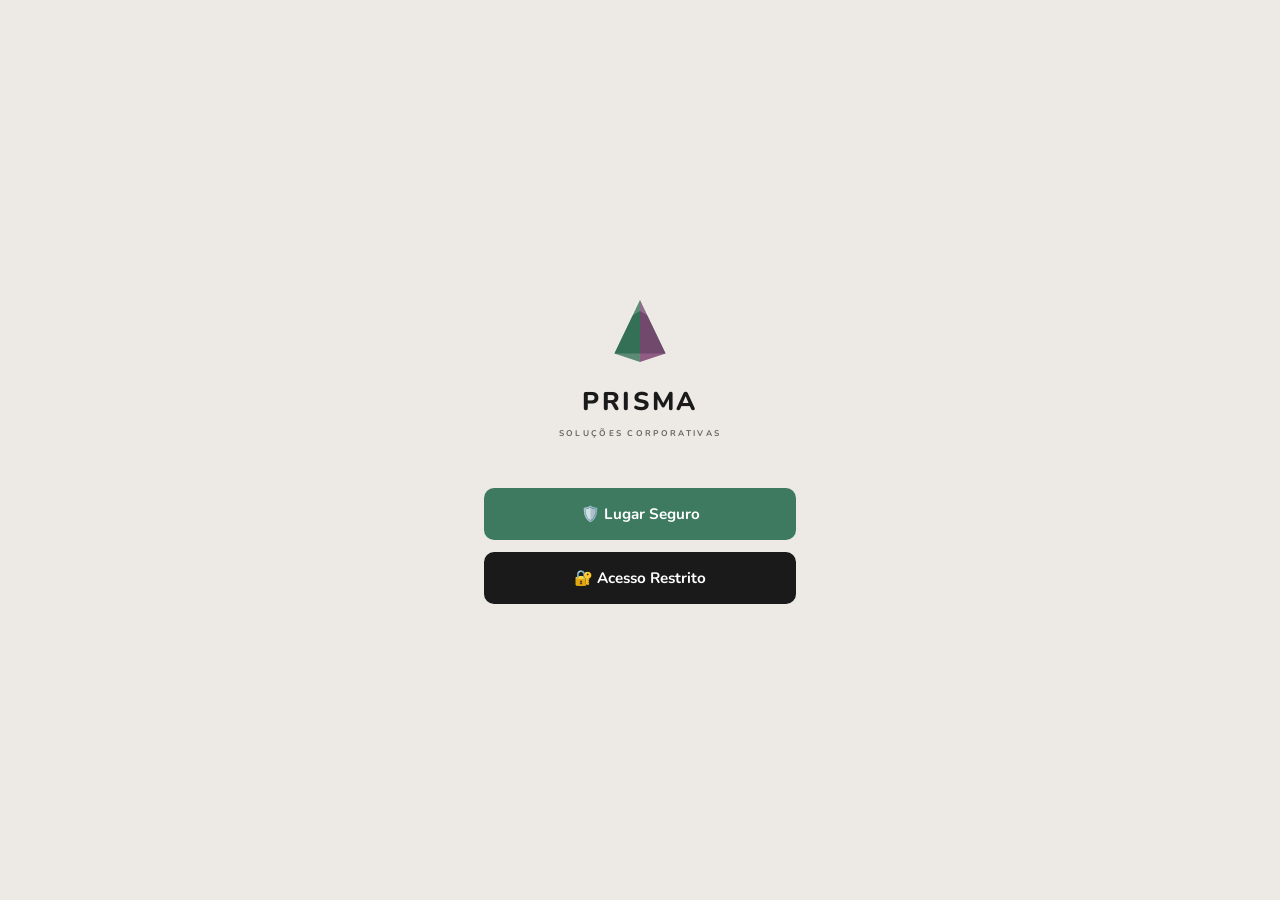
<file: index.html>
<!DOCTYPE html>
<html lang="pt-BR">
<head>
<meta charset="UTF-8"><meta name="viewport" content="width=device-width,initial-scale=1.0">
<title>PRISMA Soluções Corporativas</title>
<script src="shared.js"></script>
<link rel="stylesheet" href="style.css">
<style>
body { display:flex; flex-direction:column; align-items:center; justify-content:center; min-height:100vh; }
.home-wrap { width:100%; max-width:360px; padding:0 24px; text-align:center; }
.home-logo { margin-bottom:48px; }
.home-logo svg { margin-bottom:12px; }
.home-name { font-size:1.6rem; font-weight:800; letter-spacing:0.1em; color:var(--text); }
.home-sub { font-size:0.52rem; font-weight:700; letter-spacing:0.28em; text-transform:uppercase; color:var(--muted); margin-top:4px; }
.home-btns { display:flex; flex-direction:column; gap:12px; margin-top:16px; }
</style>
</head>
<body>
<div class="home-wrap">
  <div class="home-logo">
    <svg width="56" height="66" viewBox="0 0 26 31" fill="none">
      <polygon points="13,2 1,27 25,27" fill="#3D7A5F" opacity="0.92"/>
      <polygon points="1,27 13,31 13,2" fill="#2d6a4f" opacity="0.75"/>
      <polygon points="25,27 13,31 13,2" fill="#7A3D6E" opacity="0.82"/>
      <polygon points="13,2 8,10 13,7 18,10" fill="white" opacity="0.2"/>
    </svg>
    <div class="home-name">PRISMA</div>
    <div class="home-sub">Soluções Corporativas</div>
  </div>
  <div class="home-btns">
    <button class="btn btn-green" onclick="location.href='login-empresa.html'">🛡️ Lugar Seguro</button>
    <button class="btn btn-dark" onclick="location.href='login.html'">🔐 Acesso Restrito</button>
  </div>
</div>
<script>
const s=PRISMA.getSession();
if(s){
  if(s.role==='admin') location.href='admin.html';
  else if(s.role==='profissional') location.href='profissional.html';
  else if(s.role==='gestor') location.href='simulador.html';
  else if(s.role==='colaborador') location.href='lugar-seguro.html';
}
</script>
</body></html>
</file>
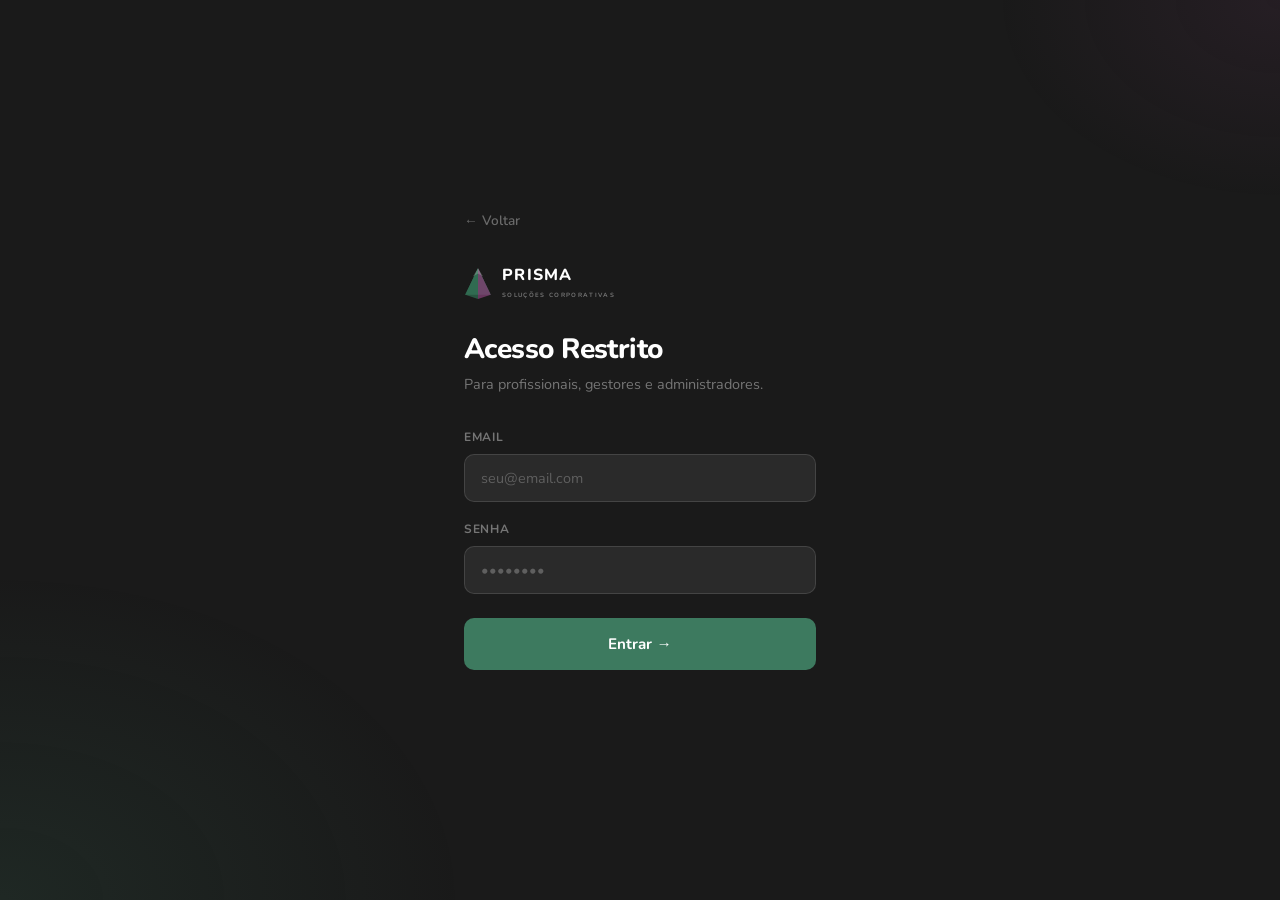
<file: admin.html>
<!DOCTYPE html>
<html lang="pt-BR">
<head>
<meta charset="UTF-8"><meta name="viewport" content="width=device-width,initial-scale=1.0">
<title>Painel Admin — PRISMA</title>
<script src="shared.js"></script>
<link rel="stylesheet" href="style.css">
</head>
<body>
<div class="topbar">
  <a href="index.html" class="logo">
    <svg width="22" height="26" viewBox="0 0 26 31" fill="none">
      <polygon points="13,2 1,27 25,27" fill="#3D7A5F" opacity="0.92"/>
      <polygon points="1,27 13,31 13,2" fill="#2d6a4f" opacity="0.75"/>
      <polygon points="25,27 13,31 13,2" fill="#7A3D6E" opacity="0.82"/>
      <polygon points="13,2 8,10 13,7 18,10" fill="white" opacity="0.2"/>
    </svg>
    <div class="logo-text"><span class="logo-name">PRISMA</span><span class="logo-sub">Soluções Corporativas</span></div>
  </a>
  <div style="display:flex;align-items:center;gap:8px;">
    <span class="tag tag-purple">Admin</span>
    <button onclick="sairApp()" style="background:transparent;border:1.5px solid var(--border);color:var(--muted);font-family:'Nunito',sans-serif;font-size:0.78rem;font-weight:600;padding:6px 12px;border-radius:8px;cursor:pointer;">Sair</button>
  </div>
</div>

<!-- LISTA EMPRESAS -->
<div id="v-emps" style="padding:0 20px 40px;">
  <div style="padding:16px 0 20px;">
    <p style="font-size:0.75rem;font-weight:700;letter-spacing:0.06em;text-transform:uppercase;color:var(--purple);margin-bottom:6px;">Painel PRISMA</p>
    <h1>Empresas-Clientes</h1>
  </div>
  <div id="emps-lista" style="display:flex;flex-direction:column;gap:12px;"></div>
</div>

<!-- EMPRESA -->
<div id="v-emp" style="display:none;padding:0 20px 40px;">
  <div style="display:flex;align-items:center;gap:12px;padding:16px 0 20px;flex-wrap:wrap;">
    <button class="btn btn-ghost btn-sm" onclick="voltarEmps()">← Empresas</button>
    <div>
      <p style="font-size:0.75rem;font-weight:700;letter-spacing:0.06em;text-transform:uppercase;color:var(--purple);margin-bottom:4px;" id="emp-lbl"></p>
      <h1 id="emp-titulo" style="font-size:1.4rem;"></h1>
    </div>
  </div>

  <div class="tabs" id="tabs-row">
    <button class="tab active" onclick="setTab('visao')">📊 Visão Geral</button>
    <button class="tab" onclick="setTab('ocs')">📝 Ocorrências</button>
    <button class="tab" onclick="setTab('ses')">🫂 Sessões</button>
    <button class="tab" onclick="setTab('sims')">🎭 Simulações</button>
    <button class="tab" onclick="setTab('rels')">📋 Relatórios</button>
  </div>

  <div class="tab-content active" id="tab-visao">
    <div class="stats-grid" id="stats-g"></div>
    <div class="card" style="margin-bottom:16px;">
      <h3 style="margin-bottom:4px;">Tipos de problema mais frequentes</h3>
      <p style="font-size:0.75rem;margin-bottom:16px;">Ocorrências + simulações combinadas</p>
      <div id="graf"></div>
    </div>
    <div style="display:grid;grid-template-columns:1fr 1fr;gap:12px;">
      <div class="card"><h3 style="margin-bottom:12px;">Por Setor</h3><div id="brk-s"></div></div>
      <div class="card"><h3 style="margin-bottom:12px;">Por Cargo</h3><div id="brk-c"></div></div>
    </div>
  </div>

  <div class="tab-content" id="tab-ocs"><div id="ocs-l"></div></div>
  <div class="tab-content" id="tab-ses"><div id="ses-l"></div></div>
  <div class="tab-content" id="tab-sims"><div id="sims-l"></div></div>
  <div class="tab-content" id="tab-rels">
    <div style="margin-bottom:16px;"><button class="btn btn-purple" onclick="gerarRel()" style="width:auto;padding:12px 20px;">📋 Gerar Relatório do Mês</button></div>
    <div id="rels-l"></div>
  </div>
</div>

<!-- MODAL -->
<div class="overlay" id="overlay" onclick="if(event.target===this)closeM()">
  <div class="modal">
    <div class="modal-handle"></div>
    <button class="modal-close" onclick="closeM()">✕</button>
    <div id="modal-body"></div>
  </div>
</div>

<script>
const session=PRISMA.getSession();
if(!session||session.role!=='admin') location.href='login.html';
let emp=null;

function carregarEmps(){
  document.getElementById('emps-lista').innerHTML=PRISMA.empresas.map(e=>{
    const oc=PRISMA.getOcorrencias(e).length, se=PRISMA.getSessoes(e).length, si=PRISMA.getSimulacoes(e).length;
    return `<div class="card-row" onclick="abrirEmp('${e}')">
      <div class="card-icon icon-purple">🏢</div>
      <div class="card-row-text">
        <h3>${e}</h3>
        <p>${oc} ocorrência${oc!==1?'s':''} · ${se} sessão${se!==1?'ões':''} · ${si} simulação${si!==1?'ões':''}</p>
      </div>
      <div class="card-row-arrow">›</div>
    </div>`;
  }).join('');
}

function abrirEmp(e){
  emp=e;
  document.getElementById('v-emps').style.display='none';
  document.getElementById('v-emp').style.display='';
  document.getElementById('emp-titulo').textContent=e;
  document.getElementById('emp-lbl').textContent=e;
  setTab('visao');
}

function voltarEmps(){ emp=null; document.getElementById('v-emps').style.display=''; document.getElementById('v-emp').style.display='none'; carregarEmps(); }

function setTab(t){
  const tabs=['visao','ocs','ses','sims','rels'];
  document.querySelectorAll('.tab').forEach((el,i)=>el.classList.toggle('active',tabs[i]===t));
  document.querySelectorAll('.tab-content').forEach(el=>el.classList.remove('active'));
  document.getElementById('tab-'+t).classList.add('active');
  if(t==='visao') loadVisao();
  else if(t==='ocs') loadOcs();
  else if(t==='ses') loadSes();
  else if(t==='sims') loadSims();
  else if(t==='rels') loadRels();
}

function loadVisao(){
  const oc=PRISMA.getOcorrencias(emp), se=PRISMA.getSessoes(emp), si=PRISMA.getSimulacoes(emp);
  const avg=Math.round(si.reduce((a,s)=>a+s.score,0)/(si.length||1));
  document.getElementById('stats-g').innerHTML=`
    <div class="stat-card"><div class="stat-val">${oc.length}</div><div class="stat-lbl">Ocorrências</div></div>
    <div class="stat-card"><div class="stat-val" style="color:var(--green);">${se.length}</div><div class="stat-lbl">Sessões</div></div>
    <div class="stat-card"><div class="stat-val" style="color:var(--blue);">${si.length}</div><div class="stat-lbl">Simulações</div></div>
    <div class="stat-card"><div class="stat-val" style="color:${avg>=70?'var(--green)':avg>=40?'#e67e22':'var(--red)'};">${avg}</div><div class="stat-lbl">Score médio</div></div>`;

  const cont={};
  oc.forEach(o=>{if(o.tipo)cont[o.tipo]=(cont[o.tipo]||0)+1;});
  si.forEach(s=>s.erros?.forEach(e=>{cont[e.tipo]=(cont[e.tipo]||0)+1;}));
  const sorted=Object.entries(cont).sort((a,b)=>b[1]-a[1]);
  const max=sorted[0]?.[1]||1;
  const cores={'Microagressão':'#e67e22','Viés Inconsciente':'#9b59b6','Sobrecarga':'#e74c3c','Linguagem Discriminatória':'#c0392b','Assédio moral':'#8e44ad','Assédio sexual':'#c0392b','Burnout':'#e67e22','Discriminação':'#2980b9'};
  document.getElementById('graf').innerHTML=!sorted.length?'<p style="text-align:center;color:var(--muted);padding:20px;">Nenhum dado disponível.</p>':
    sorted.map(([tp,q])=>`<div class="barra-wrap"><div class="barra-lbl"><span>${tp}</span><span style="font-weight:700;">${q}</span></div><div class="barra" style="width:${Math.max(8,(q/max)*100)}%;background:${cores[tp]||'var(--purple)'};">${q}</div></div>`).join('');

  const setores={}, cargos={};
  si.forEach(s=>{setores[s.setor]=(setores[s.setor]||0)+1; cargos[s.cargo]=(cargos[s.cargo]||0)+1;});
  oc.forEach(o=>{if(o.setor)setores[o.setor]=(setores[o.setor]||0)+1;});

  const mkB=(obj,id)=>{document.getElementById(id).innerHTML=!Object.keys(obj).length?'<p style="font-size:0.8rem;color:var(--muted);">Sem dados.</p>':
    Object.entries(obj).sort((a,b)=>b[1]-a[1]).map(([k,n])=>`<div style="display:flex;justify-content:space-between;align-items:center;padding:8px 0;border-bottom:1px solid var(--bg);"><span style="font-size:0.83rem;">${k}</span><span class="tag tag-purple">${n}</span></div>`).join('');};
  mkB(setores,'brk-s'); mkB(cargos,'brk-c');
}

function loadOcs(){
  const oc=PRISMA.getOcorrencias(emp);
  document.getElementById('ocs-l').innerHTML=!oc.length?empty():
    oc.map(o=>`<div class="list-item">
      <div class="card-icon ${o.anonimo?'icon-purple':'icon-green'}" style="width:40px;height:40px;font-size:1rem;flex-shrink:0;">${o.anonimo?'🔒':'👤'}</div>
      <div style="flex:1;"><h4>${o.tipo||'Ocorrência'}</h4><p>${new Date(o.data).toLocaleDateString('pt-BR')} · ${o.frequencia||'—'} · ${o.setor||'Setor não informado'}</p>
      <div style="margin-top:4px;"><span class="tag ${o.anonimo?'tag-gray':'tag-green'}">${o.anonimo?'Anônimo':'Identificado'}</span></div></div>
      <button class="btn btn-purple btn-sm" onclick="verOc(${o.id})">Analisar →</button>
    </div>`).join('');
}

function loadSes(){
  const se=PRISMA.getSessoes(emp);
  document.getElementById('ses-l').innerHTML=!se.length?empty():
    se.map(s=>`<div class="list-item">
      <div class="card-icon ${s.status==='finalizada'?'icon-purple':'icon-green'}" style="width:40px;height:40px;font-size:1rem;flex-shrink:0;">${s.status==='finalizada'?'🔒':'💬'}</div>
      <div style="flex:1;"><h4>${s.horario||'Sessão'} — ${s.formato==='video'?'Vídeo':'Chat'}</h4><p>${new Date(s.data).toLocaleDateString('pt-BR')}</p>
      <div style="margin-top:4px;">${s.status==='finalizada'?'<span class="tag tag-gray">🔒 Finalizada</span>':'<span class="tag tag-green">● Agendada</span>'}</div></div>
      ${s.status==='finalizada'?`<button class="btn btn-purple btn-sm" onclick="verSe(${s.id})">Ver →</button>`:''}
    </div>`).join('');
}

function loadSims(){
  const si=PRISMA.getSimulacoes(emp);
  document.getElementById('sims-l').innerHTML=!si.length?empty():
    si.map(s=>{const c=s.score>=70?'var(--green)':s.score>=40?'#e67e22':'var(--red)';
    return `<div class="list-item">
      <div class="card-icon icon-blue" style="width:40px;height:40px;font-size:1rem;flex-shrink:0;">🎭</div>
      <div style="flex:1;"><h4>${s.cenario}</h4><p>${s.setor} · ${s.cargo} · ${new Date(s.data).toLocaleDateString('pt-BR')}</p>
      <div style="margin-top:4px;"><span class="tag tag-blue">Score: <strong style="color:${c};">${s.score}/100</strong></span></div></div>
      <button class="btn btn-purple btn-sm" onclick="verSim(${s.id})">Ver →</button>
    </div>`;}).join('');
}

function loadRels(){
  const rl=PRISMA.getRelatorios(emp);
  document.getElementById('rels-l').innerHTML=!rl.length?empty():
    rl.map(r=>`<div class="list-item">
      <div class="card-icon icon-purple" style="width:40px;height:40px;font-size:1rem;flex-shrink:0;">📋</div>
      <div style="flex:1;"><h4>${r.titulo}</h4><p>${new Date(r.dataCriacao).toLocaleDateString('pt-BR')} · Risco: ${r.nivelRisco}/3</p></div>
      <button class="btn btn-purple btn-sm" onclick="verRel(${r.id})">Ver →</button>
    </div>`).join('');
}

function empty(){ return '<div class="empty"><p style="font-size:1.5rem;margin-bottom:8px;">📭</p><p>Nenhum dado registrado ainda.</p></div>'; }

function verOc(id){
  const o=PRISMA.getOcorrencias().find(x=>x.id===id); if(!o) return;
  openM(`<h2 style="margin-bottom:20px;">Análise da Ocorrência</h2>
    <div class="detail-row"><div class="detail-lbl">Empresa</div><div class="detail-val">${o.empresa}</div></div>
    <div class="detail-row"><div class="detail-lbl">Tipo</div><div class="detail-val">${o.tipo}</div></div>
    <div class="detail-row"><div class="detail-lbl">Identificação</div><div class="detail-val">${o.anonimo?'Anônimo':o.nome}</div></div>
    <div class="detail-row"><div class="detail-lbl">Frequência</div><div class="detail-val">${o.frequencia||'—'}</div></div>
    <div class="detail-row"><div class="detail-lbl">Setor</div><div class="detail-val">${o.setor||'—'}</div></div>
    <div class="detail-row"><div class="detail-lbl">Data</div><div class="detail-val">${new Date(o.data).toLocaleDateString('pt-BR')}</div></div>
    <div class="detail-row"><div class="detail-lbl">Descrição</div><div class="detail-text">${o.descricao}</div></div>`);
}

function verSe(id){
  const s=PRISMA.getSessoes().find(x=>x.id===id); if(!s||!s.formulario) return;
  const f=s.formulario;
  openM(`<h2 style="margin-bottom:4px;">Formulário Pós-Sessão</h2><p style="color:var(--muted);font-size:0.78rem;margin-bottom:20px;">🔒 Sessão finalizada</p>
    <div class="detail-row"><div class="detail-lbl">Profissional</div><div class="detail-val">${f.profissional}</div></div>
    <div class="detail-row"><div class="detail-lbl">Empresa</div><div class="detail-val">${s.empresa}</div></div>
    <div class="detail-row"><div class="detail-lbl">Data / Horário</div><div class="detail-val">${new Date(s.data).toLocaleDateString('pt-BR')} ${s.horario||''}</div></div>
    <div class="detail-row"><div class="detail-lbl">Formato</div><div class="detail-val">${s.formato==='video'?'Videochamada':'Chat'}</div></div>
    <div class="detail-row"><div class="detail-lbl">Nível de sofrimento</div><div class="detail-val"><strong>${f.nivelSofrimento}/5</strong></div></div>
    <div class="detail-row"><div class="detail-lbl">Resumo</div><div class="detail-text">${f.resumo}</div></div>
    <div class="detail-row"><div class="detail-lbl">Temas</div><div class="detail-text">${f.temas||'—'}</div></div>
    <div class="detail-row"><div class="detail-lbl">Riscos</div><div class="detail-text">${f.riscos||'—'}</div></div>
    <div class="detail-row"><div class="detail-lbl">Recomendações</div><div class="detail-text">${f.recomendacoes||'—'}</div></div>`);
}

function verSim(id){
  const s=PRISMA.getSimulacoes().find(x=>x.id===id); if(!s) return;
  const c=s.score>=70?'var(--green)':s.score>=40?'#e67e22':'var(--red)';
  openM(`<h2 style="margin-bottom:4px;">Relatório Técnico</h2><p style="color:var(--muted);font-size:0.78rem;margin-bottom:20px;">${s.empresa} · ${new Date(s.data).toLocaleDateString('pt-BR')}</p>
    <div class="detail-row"><div class="detail-lbl">Cenário</div><div class="detail-val">${s.cenario}</div></div>
    <div class="detail-row"><div class="detail-lbl">Setor</div><div class="detail-val">${s.setor}</div></div>
    <div class="detail-row"><div class="detail-lbl">Cargo</div><div class="detail-val">${s.cargo}</div></div>
    <div class="detail-row"><div class="detail-lbl">Score</div><div class="detail-val"><strong style="color:${c};font-size:1.3rem;">${s.score}/100</strong></div></div>
    <div class="detail-row"><div class="detail-lbl">Erros</div><div>${!s.erros?.length?'<p style="font-size:0.83rem;color:var(--green);margin-top:6px;">Nenhum erro.</p>':s.erros.map(e=>`<div style="background:var(--light);border-radius:8px;padding:10px 12px;margin-top:8px;border-left:3px solid var(--purple);"><span class="tag tag-purple" style="margin-bottom:6px;display:inline-block;">${e.tipo}</span><p style="font-size:0.78rem;font-style:italic;color:var(--muted);">"${e.trecho}"</p></div>`).join('')}</div></div>
    <div class="detail-row"><div class="detail-lbl">Recomendações</div><div>${s.recomendacoes?.map(r=>`<div style="background:var(--purple-bg);border-radius:8px;padding:10px 12px;margin-top:8px;font-size:0.83rem;">${r}</div>`).join('')||'—'}</div></div>`);
}

function gerarRel(){
  const mes=new Date().toLocaleDateString('pt-BR',{month:'long',year:'numeric'});
  const oc=PRISMA.getOcorrencias(emp), se=PRISMA.getSessoes(emp).filter(s=>s.status==='finalizada'), si=PRISMA.getSimulacoes(emp);
  const cont={};
  oc.forEach(o=>{if(o.tipo)cont[o.tipo]=(cont[o.tipo]||0)+1;});
  si.forEach(s=>s.erros?.forEach(e=>{cont[e.tipo]=(cont[e.tipo]||0)+1;}));
  const total=Object.values(cont).reduce((a,b)=>a+b,0);
  const nivel=total===0?1:total<=3?1:total<=8?2:3;
  const avg=Math.round(si.reduce((a,s)=>a+s.score,0)/(si.length||1));
  const setores={};
  si.forEach(s=>{setores[s.setor]=(setores[s.setor]||0)+1;});
  oc.forEach(o=>{if(o.setor)setores[o.setor]=(setores[o.setor]||0)+1;});
  const setorR=Object.entries(setores).sort((a,b)=>b[1]-a[1])[0]?.[0]||'—';
  const recs=new Set();
  se.forEach(s=>{if(s.formulario?.recomendacoes)recs.add(s.formulario.recomendacoes);});
  si.forEach(s=>s.recomendacoes?.forEach(r=>recs.add(r)));
  const titulo=`Relatório de Criticidade — ${mes} — ${emp}`;
  PRISMA.addRelatorio({empresa:emp,titulo,mes,nivelRisco:nivel,totalOcorrencias:oc.length,totalSessoes:se.length,totalSimulacoes:si.length,scoreMedia:avg,problemas:Object.entries(cont).sort((a,b)=>b[1]-a[1]).slice(0,3).map(([t])=>t),setorRisco:setorR,recomendacoes:[...recs]});
  alert(`✓ "${titulo}" gerado!`); loadRels();
}

function verRel(id){
  const r=PRISMA.getRelatorios().find(x=>x.id===id); if(!r) return;
  const cores=['','var(--green)','#e67e22','var(--red)'];
  openM(`<h2 style="margin-bottom:4px;">📋 ${r.titulo}</h2><p style="color:var(--muted);font-size:0.78rem;margin-bottom:20px;">Gerado em ${new Date(r.dataCriacao).toLocaleDateString('pt-BR')}</p>
    <div style="background:${cores[r.nivelRisco]}18;border-radius:12px;padding:16px;text-align:center;margin-bottom:20px;">
      <p style="font-size:0.7rem;font-weight:700;text-transform:uppercase;letter-spacing:0.08em;color:var(--muted);margin-bottom:6px;">Nível de Risco Geral</p>
      <p style="font-size:2rem;font-weight:800;color:${cores[r.nivelRisco]};">${r.nivelRisco}/3</p>
    </div>
    <div class="detail-row"><div class="detail-lbl">Ocorrências</div><div class="detail-val">${r.totalOcorrencias}</div></div>
    <div class="detail-row"><div class="detail-lbl">Sessões finalizadas</div><div class="detail-val">${r.totalSessoes}</div></div>
    <div class="detail-row"><div class="detail-lbl">Simulações</div><div class="detail-val">${r.totalSimulacoes}</div></div>
    <div class="detail-row"><div class="detail-lbl">Score médio</div><div class="detail-val">${r.scoreMedia}/100</div></div>
    <div class="detail-row"><div class="detail-lbl">Setor de risco</div><div class="detail-val">${r.setorRisco}</div></div>
    <div class="detail-row"><div class="detail-lbl">Problemas frequentes</div><div style="margin-top:6px;">${r.problemas?.map(p=>`<span class="tag tag-purple" style="margin:2px;display:inline-block;">${p}</span>`).join('')||'Nenhum'}</div></div>
    <div class="detail-row"><div class="detail-lbl">Recomendações</div><div>${r.recomendacoes?.map(rec=>`<div style="background:var(--light);border-radius:8px;padding:10px 12px;margin-top:8px;font-size:0.83rem;">${rec}</div>`).join('')||'<p style="font-size:0.83rem;color:var(--muted);margin-top:6px;">Nenhuma.</p>'}</div></div>`);
}

function openM(html){ document.getElementById('modal-body').innerHTML=html; document.getElementById('overlay').classList.add('open'); }
function closeM(){ document.getElementById('overlay').classList.remove('open'); }

carregarEmps();
</script>

<script>
function sairApp() {
  try { if(typeof PRISMA !== 'undefined') PRISMA.clearSession(); } catch(e) {}
  window.location.href = './index.html';
}
</script>
</body></html>
</file>
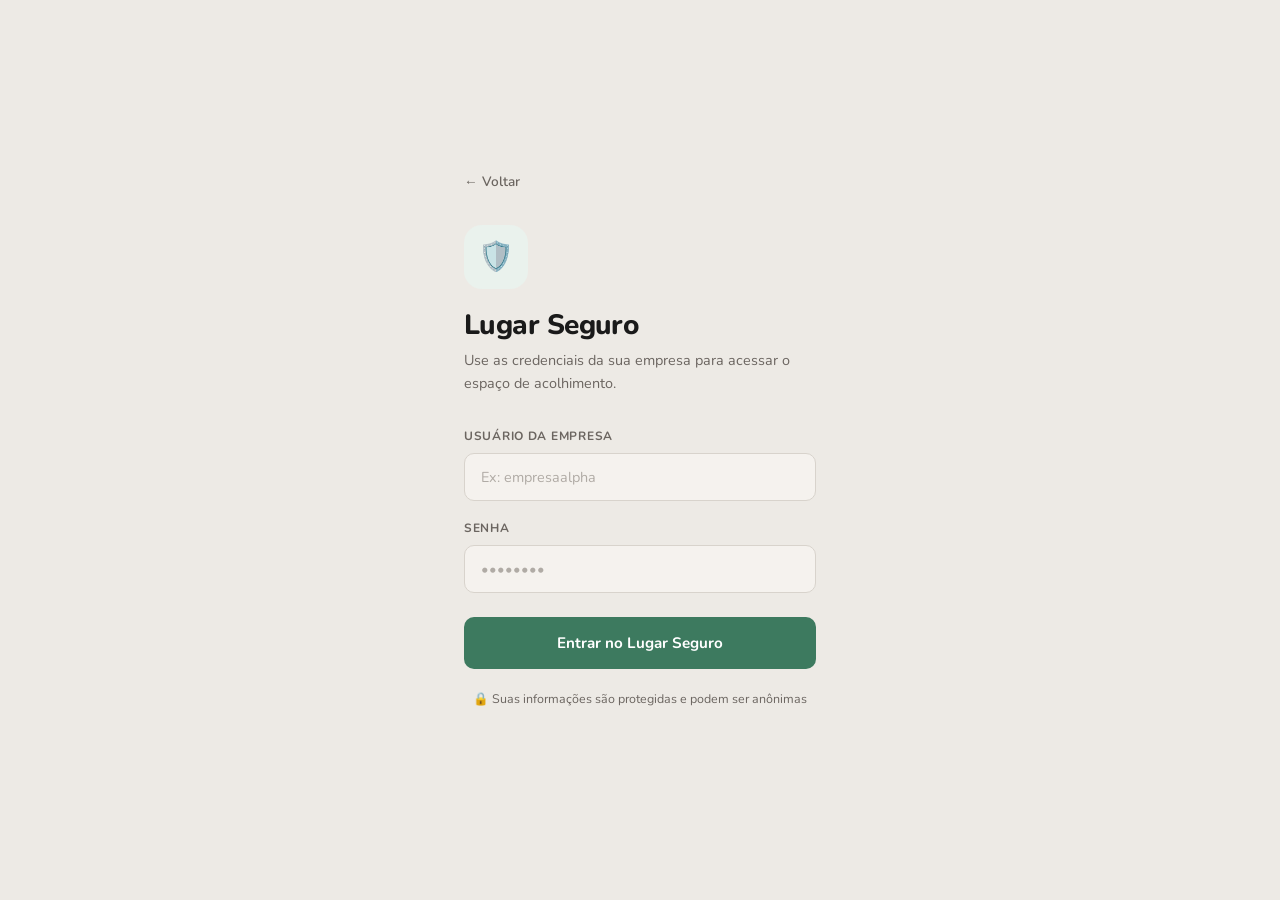
<file: login-empresa.html>
<!DOCTYPE html>
<html lang="pt-BR">
<head>
<meta charset="UTF-8"><meta name="viewport" content="width=device-width,initial-scale=1.0">
<title>Lugar Seguro — PRISMA</title>
<script src="shared.js"></script>
<link rel="stylesheet" href="style.css">
<style>
body { display:flex; flex-direction:column; min-height:100vh; }
.wrap { flex:1; display:flex; flex-direction:column; justify-content:center; padding:0 24px 40px; max-width:400px; margin:0 auto; width:100%; }
.back { display:inline-flex; align-items:center; gap:6px; color:var(--muted); font-size:0.85rem; font-weight:600; text-decoration:none; padding:20px 0 32px; }
.login-icon { width:64px; height:64px; border-radius:18px; background:var(--green-bg); display:flex; align-items:center; justify-content:center; font-size:1.8rem; margin-bottom:20px; }
.err { background:var(--red-bg); color:var(--red); border-radius:10px; padding:12px 16px; font-size:0.85rem; font-weight:600; margin-bottom:16px; display:none; }
.note { text-align:center; font-size:0.78rem; color:var(--muted); margin-top:20px; display:flex; align-items:center; justify-content:center; gap:6px; }
</style>
</head>
<body>
<div class="wrap">
  <a href="index.html" class="back">← Voltar</a>
  <div class="login-icon">🛡️</div>
  <h1 style="margin-bottom:8px;">Lugar Seguro</h1>
  <p style="margin-bottom:32px;">Use as credenciais da sua empresa para acessar o espaço de acolhimento.</p>
  <div class="err" id="err">Credenciais incorretas.</div>
  <div class="form-group">
    <label class="label">Usuário da empresa</label>
    <input class="input" id="u" type="text" placeholder="Ex: empresaalpha" autocomplete="off"/>
  </div>
  <div class="form-group" style="margin-bottom:24px;">
    <label class="label">Senha</label>
    <input class="input" id="p" type="password" placeholder="••••••••" onkeydown="if(event.key==='Enter')login()"/>
  </div>
  <button class="btn btn-green" onclick="login()">Entrar no Lugar Seguro</button>
  <div class="note">🔒 Suas informações são protegidas e podem ser anônimas</div>
</div>
<script>
function login(){
  const u=document.getElementById('u').value.trim().toLowerCase();
  const p=document.getElementById('p').value;
  const a=PRISMA.empresaAccess[u];
  if(a&&a.password===p){PRISMA.setSession({role:'colaborador',empresa:a.empresa,usuario:u});location.href='lugar-seguro.html';}
  else document.getElementById('err').style.display='block';
}
</script>
</body></html>
</file>
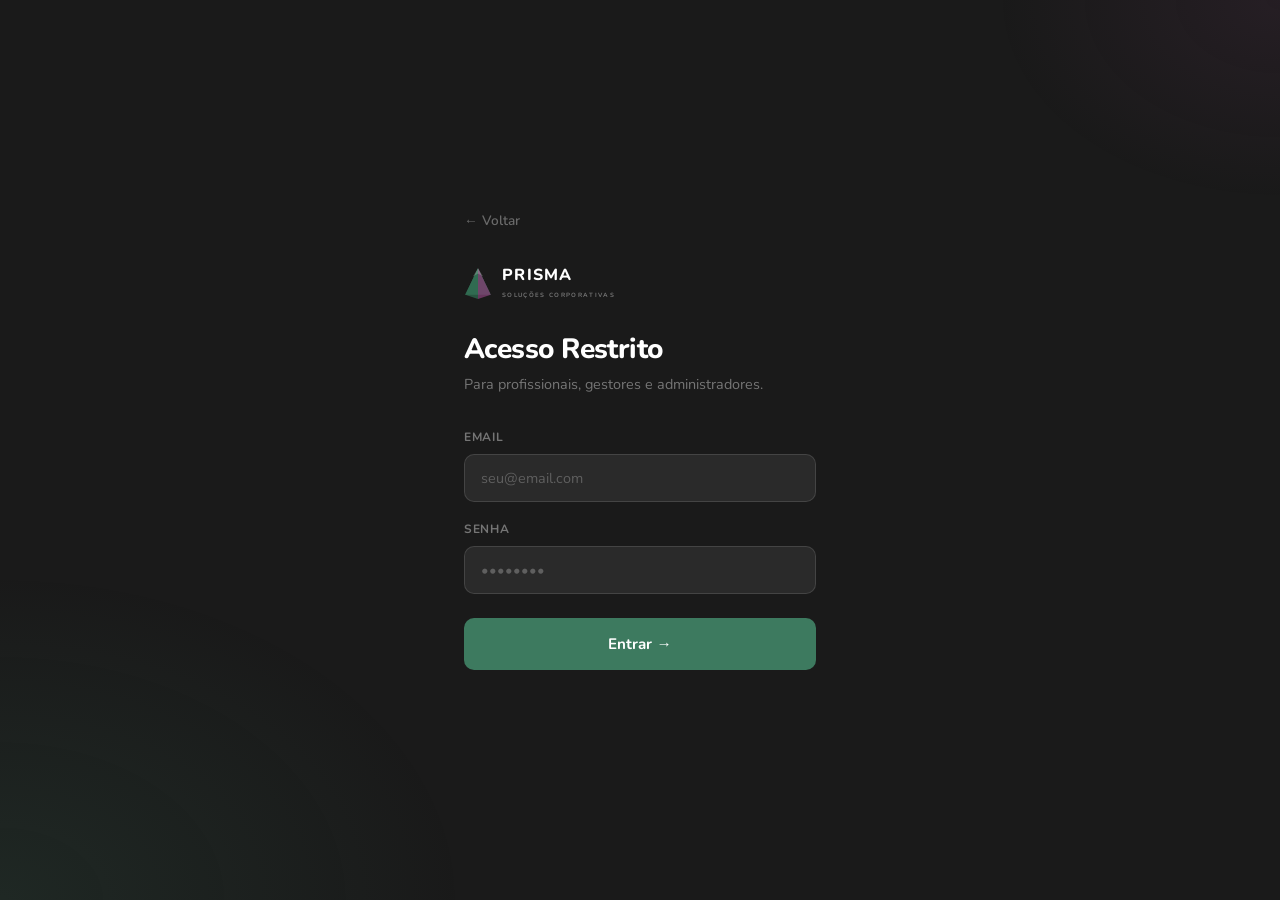
<file: login.html>
<!DOCTYPE html>
<html lang="pt-BR">
<head>
<meta charset="UTF-8"><meta name="viewport" content="width=device-width,initial-scale=1.0">
<title>Acesso Restrito — PRISMA</title>
<script src="shared.js"></script>
<link rel="stylesheet" href="style.css">
<style>
body { display:flex; flex-direction:column; min-height:100vh; background:var(--text); }
body::before { content:''; position:fixed; inset:0; background:radial-gradient(ellipse 60% 60% at 0% 100%,rgba(61,122,95,0.15) 0%,transparent 60%),radial-gradient(ellipse 40% 40% at 100% 0%,rgba(122,61,110,0.12) 0%,transparent 55%); pointer-events:none; }
.wrap { flex:1; display:flex; flex-direction:column; justify-content:center; padding:0 24px 40px; max-width:400px; margin:0 auto; width:100%; position:relative; z-index:1; }
.back { display:inline-flex; align-items:center; gap:6px; color:rgba(255,255,255,0.35); font-size:0.85rem; font-weight:600; text-decoration:none; padding:20px 0 32px; }
.login-logo { display:flex; align-items:center; gap:10px; margin-bottom:32px; }
.login-logo-name { font-weight:800; font-size:1rem; color:white; letter-spacing:0.08em; }
.login-logo-sub { font-size:0.38rem; font-weight:700; color:rgba(255,255,255,0.4); letter-spacing:0.22em; text-transform:uppercase; margin-top:2px; }
.dark-label { display:block; font-size:0.75rem; font-weight:700; letter-spacing:0.06em; text-transform:uppercase; color:rgba(255,255,255,0.4); margin-bottom:7px; }
.dark-input { width:100%; padding:13px 16px; background:rgba(255,255,255,0.07); border:1.5px solid rgba(255,255,255,0.12); border-radius:var(--radius-sm); font-family:'Nunito',sans-serif; font-size:0.9rem; color:white; outline:none; transition:border-color 0.18s; }
.dark-input:focus { border-color:rgba(61,122,95,0.6); }
.dark-input::placeholder { color:rgba(255,255,255,0.25); }
.err { background:rgba(192,50,50,0.15); color:#ff8888; border-radius:10px; padding:12px 16px; font-size:0.85rem; font-weight:600; margin-bottom:16px; display:none; }
</style>
</head>
<body>
<div class="wrap">
  <a href="index.html" class="back">← Voltar</a>
  <div class="login-logo">
    <svg width="28" height="33" viewBox="0 0 26 31" fill="none">
      <polygon points="13,2 1,27 25,27" fill="#3D7A5F" opacity="0.92"/>
      <polygon points="1,27 13,31 13,2" fill="#2d6a4f" opacity="0.75"/>
      <polygon points="25,27 13,31 13,2" fill="#7A3D6E" opacity="0.82"/>
      <polygon points="13,2 8,10 13,7 18,10" fill="white" opacity="0.2"/>
    </svg>
    <div>
      <div class="login-logo-name">PRISMA</div>
      <div class="login-logo-sub">Soluções Corporativas</div>
    </div>
  </div>
  <h1 style="color:white;margin-bottom:8px;">Acesso Restrito</h1>
  <p style="color:rgba(255,255,255,0.4);margin-bottom:32px;">Para profissionais, gestores e administradores.</p>
  <div class="err" id="err">Email ou senha incorretos.</div>
  <div class="form-group">
    <label class="dark-label">Email</label>
    <input class="dark-input" id="e" type="email" placeholder="seu@email.com"/>
  </div>
  <div class="form-group" style="margin-bottom:24px;">
    <label class="dark-label">Senha</label>
    <input class="dark-input" id="p" type="password" placeholder="••••••••" onkeydown="if(event.key==='Enter')login()"/>
  </div>
  <button onclick="login()" style="background:var(--green);color:white;border:none;border-radius:var(--radius-sm);padding:16px;font-family:'Nunito',sans-serif;font-weight:700;font-size:0.95rem;cursor:pointer;width:100%;transition:opacity 0.18s;" onmouseover="this.style.opacity=0.88" onmouseout="this.style.opacity=1">Entrar →</button>
</div>
<script>
function login(){
  const e=document.getElementById('e').value.trim().toLowerCase();
  const p=document.getElementById('p').value;
  const u=PRISMA.users[e];
  if(u&&u.password===p){
    PRISMA.setSession({...u,email:e});
    if(u.role==='admin') location.href='admin.html';
    else if(u.role==='profissional') location.href='profissional.html';
    else location.href='simulador.html';
  } else document.getElementById('err').style.display='block';
}
</script>
</body></html>
</file>
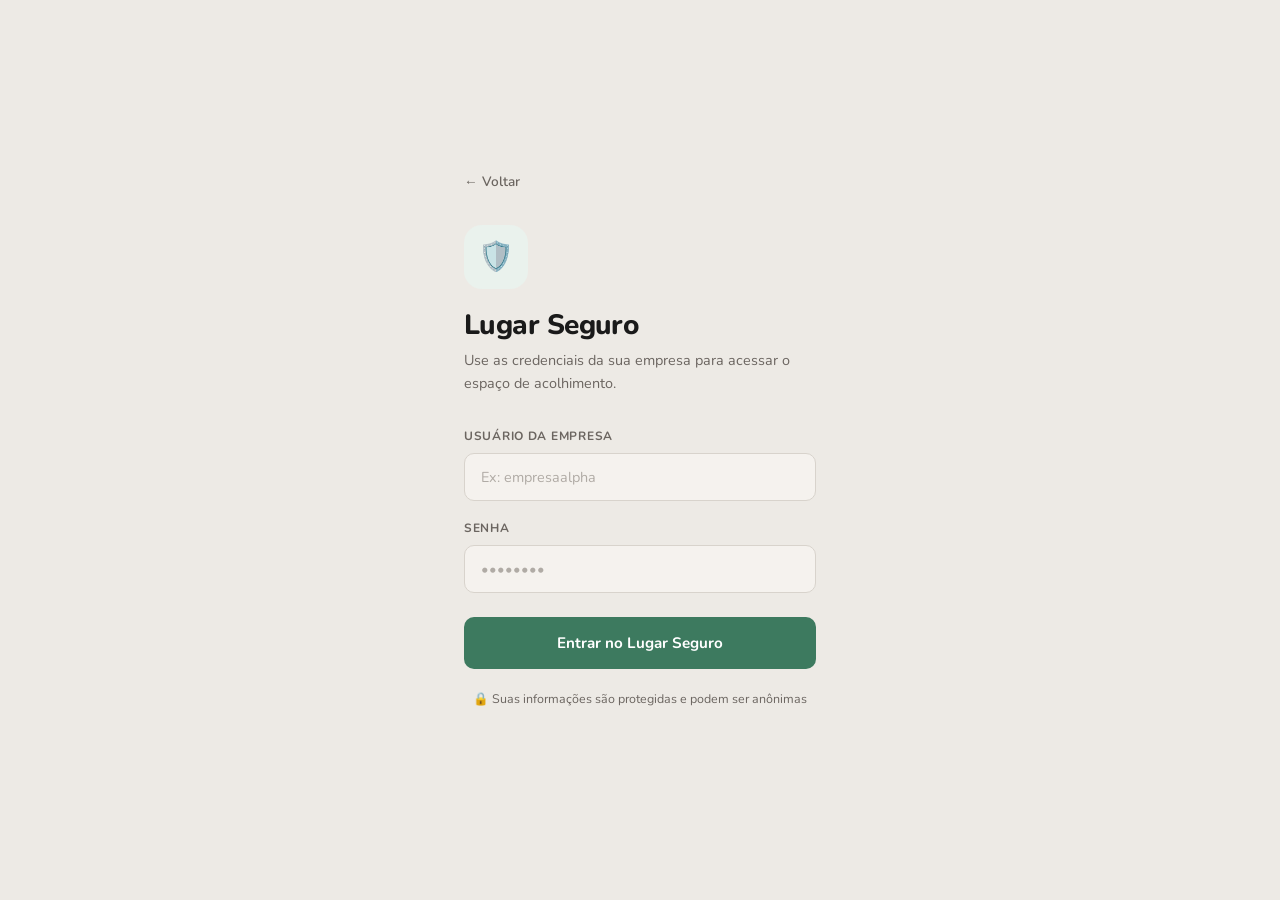
<file: lugar-seguro.html>
<!DOCTYPE html>
<html lang="pt-BR">
<head>
<meta charset="UTF-8"><meta name="viewport" content="width=device-width,initial-scale=1.0">
<title>Lugar Seguro — PRISMA</title>
<script src="shared.js"></script>
<link rel="stylesheet" href="style.css">
<style>
.topbar-badge { font-size:0.75rem; font-weight:700; color:var(--green); background:var(--green-bg); padding:5px 12px; border-radius:100px; }
.view { display:none; padding:0 20px 40px; }
.view.active { display:block; }
.page-hd { display:flex; align-items:center; gap:12px; padding:20px 0 24px; }
.suc-wrap { padding:40px 20px; text-align:center; }
</style>
</head>
<body>

<div class="topbar">
  <a href="index.html" class="logo">
    <svg width="22" height="26" viewBox="0 0 26 31" fill="none">
      <polygon points="13,2 1,27 25,27" fill="#3D7A5F" opacity="0.92"/>
      <polygon points="1,27 13,31 13,2" fill="#2d6a4f" opacity="0.75"/>
      <polygon points="25,27 13,31 13,2" fill="#7A3D6E" opacity="0.82"/>
      <polygon points="13,2 8,10 13,7 18,10" fill="white" opacity="0.2"/>
    </svg>
    <div class="logo-text">
      <span class="logo-name">PRISMA</span>
      <span class="logo-sub">Soluções Corporativas</span>
    </div>
  </a>
  <div style="display:flex;align-items:center;gap:8px;">
    <span class="topbar-badge" id="emp-badge"></span>
    <button onclick="sairApp()" style="background:transparent;border:1.5px solid var(--border);color:var(--muted);font-family:'Nunito',sans-serif;font-size:0.78rem;font-weight:600;padding:6px 12px;border-radius:8px;cursor:pointer;">Sair</button>
  </div>
</div>

<!-- HOME -->
<div class="view active" id="v-home">
  <div style="padding:24px 0 12px;">
    <h1>Lugar Seguro</h1>
    <p style="margin-top:6px;">Aqui você pode se expressar com segurança e sigilo.</p>
  </div>
  <div style="display:flex;flex-direction:column;gap:12px;margin-top:8px;">
    <div class="card-row" id="btn-oc">
      <div class="card-icon icon-green">📝</div>
      <div class="card-row-text">
        <h3>Canal de Registro de Ocorrência</h3>
        <p>Registre uma situação de forma segura e sigilosa.</p>
      </div>
      <div class="card-row-arrow">›</div>
    </div>
    <div class="card-row" id="btn-ag">
      <div class="card-icon icon-blue">📅</div>
      <div class="card-row-text">
        <h3>Agendar Sessão de Escuta Ativa</h3>
        <p>Converse com um profissional especialista.</p>
      </div>
      <div class="card-row-arrow">›</div>
    </div>
  </div>
</div>

<!-- OCORRÊNCIA -->
<div class="view" id="v-oc">
  <div class="page-hd">
    <button class="btn btn-ghost btn-sm" id="back-oc">← Voltar</button>
    <div><h2>Registrar Ocorrência</h2><p style="font-size:0.75rem;">Tratado com total sigilo</p></div>
  </div>
  <div class="card">
    <div class="form-group">
      <label class="label">Como você quer se identificar?</label>
      <div class="toggle-group">
        <button class="toggle-btn on" id="t-anon">🔒 Anônimo</button>
        <button class="toggle-btn" id="t-id">👤 Identificado</button>
      </div>
    </div>
    <div id="f-nome" style="display:none;" class="form-group">
      <label class="label">Seu nome</label>
      <input class="input" id="nome" type="text" placeholder="Seu nome completo"/>
    </div>
    <div class="form-group">
      <label class="label">Tipo de situação</label>
      <select class="input" id="tipo">
        <option value="">Selecione...</option>
        <option>Assédio moral</option>
        <option>Assédio sexual</option>
        <option>Discriminação</option>
        <option>Sobrecarga de trabalho</option>
        <option>Conflito com liderança</option>
        <option>Conflito com colega</option>
        <option>Burnout / sofrimento emocional</option>
        <option>Outra situação</option>
      </select>
    </div>
    <div class="form-group">
      <label class="label">Frequência</label>
      <select class="input" id="freq">
        <option value="">Selecione...</option>
        <option>Aconteceu uma vez</option>
        <option>Acontece às vezes</option>
        <option>Acontece frequentemente</option>
        <option>Acontece todos os dias</option>
      </select>
    </div>
    <div class="form-group">
      <label class="label">Setor (opcional)</label>
      <input class="input" id="setor" type="text" placeholder="Ex: Vendas, RH..."/>
    </div>
    <div class="form-group" style="margin-bottom:24px;">
      <label class="label">Descreva a situação</label>
      <textarea class="input" id="desc" rows="5" placeholder="Conte o que aconteceu. Você não precisa dar nomes se não quiser."></textarea>
    </div>
    <button class="btn btn-green" id="btn-enviar-oc">Enviar com segurança 🔒</button>
  </div>
</div>

<!-- AGENDAMENTO -->
<div class="view" id="v-ag">
  <div class="page-hd">
    <button class="btn btn-ghost btn-sm" id="back-ag">← Voltar</button>
    <div><h2>Agendar Sessão</h2><p style="font-size:0.75rem;">Escolha formato e horário</p></div>
  </div>
  <div class="card">
    <div class="form-group">
      <label class="label">Formato</label>
      <div class="toggle-group">
        <button class="toggle-btn on" id="fmt-chat">💬 Chat</button>
        <button class="toggle-btn" id="fmt-video">🎥 Vídeo</button>
      </div>
    </div>
    <div class="form-group">
      <label class="label">Horários disponíveis</label>
      <div class="horarios-grid" id="h-grid"></div>
      <p id="sem-h" style="display:none;font-size:0.83rem;color:var(--muted);text-align:center;padding:20px;background:var(--light);border-radius:10px;margin-top:8px;">Nenhum horário disponível.</p>
    </div>
    <div id="h-sel" style="display:none;margin-bottom:16px;">
      <div class="alert alert-green">✓ Selecionado: <strong id="h-sel-txt"></strong></div>
    </div>
    <button id="btn-conf" style="display:none;" class="btn btn-green">Confirmar agendamento</button>
  </div>
</div>

<!-- SUCESSO OC -->
<div class="view" id="v-suc-oc">
  <div class="suc-wrap">
    <div class="success-icon">✓</div>
    <h2 style="margin-bottom:8px;">Registro recebido!</h2>
    <p style="margin-bottom:28px;">Suas informações estão protegidas e serão analisadas com sigilo.</p>
    <div class="card" style="text-align:left;margin-bottom:16px;">
      <h3 style="margin-bottom:12px;">Gostaria de agendar uma sessão para conversar sobre isso com um profissional?</h3>
      <div style="display:flex;flex-direction:column;gap:8px;">
        <button class="btn btn-green" id="btn-sim-ag">Sim, quero agendar</button>
        <button class="btn btn-outline" id="btn-nao-ag">Não, obrigado</button>
      </div>
    </div>
  </div>
</div>

<!-- SUCESSO AG -->
<div class="view" id="v-suc-ag">
  <div class="suc-wrap">
    <div class="success-icon">📅</div>
    <h2 style="margin-bottom:8px;">Sessão agendada!</h2>
    <p id="msg-ag" style="margin-bottom:24px;"></p>
    <div class="alert alert-green" style="text-align:left;margin-bottom:20px;">Um profissional estará disponível no horário agendado.</div>
    <button class="btn btn-green" id="btn-volta-ag">Voltar ao início</button>
  </div>
</div>

<script>
  // Verificar sessão
  var session = PRISMA.getSession();
  if (!session || session.role !== 'colaborador') {
    location.href = 'login-empresa.html';
  } else {
    document.getElementById('emp-badge').textContent = session.empresa;
  }

  var anon = true;
  var fmt = 'chat';
  var hSel = null;

  // Função de navegação
  function show(id) {
    var views = document.querySelectorAll('.view');
    for (var i = 0; i < views.length; i++) {
      views[i].classList.remove('active');
    }
    document.getElementById(id).classList.add('active');
    if (id === 'v-ag') loadH();
    window.scrollTo(0, 0);
  }

  // Eventos dos botões principais
  document.getElementById('btn-oc').addEventListener('click', function() { show('v-oc'); });
  document.getElementById('btn-ag').addEventListener('click', function() { show('v-ag'); });
  document.getElementById('back-oc').addEventListener('click', function() { show('v-home'); });
  document.getElementById('back-ag').addEventListener('click', function() { show('v-home'); });
  document.getElementById('btn-sim-ag').addEventListener('click', function() { show('v-ag'); });
  document.getElementById('btn-nao-ag').addEventListener('click', function() { show('v-home'); });
  document.getElementById('btn-volta-ag').addEventListener('click', function() { show('v-home'); });
  document.getElementById('btn-enviar-oc').addEventListener('click', enviarOc);
  document.getElementById('btn-conf').addEventListener('click', confirmar);

  // Toggle anonimato
  document.getElementById('t-anon').addEventListener('click', function() { setAnon(true); });
  document.getElementById('t-id').addEventListener('click', function() { setAnon(false); });

  // Toggle formato
  document.getElementById('fmt-chat').addEventListener('click', function() { setFmt('chat'); });
  document.getElementById('fmt-video').addEventListener('click', function() { setFmt('video'); });

  function setAnon(v) {
    anon = v;
    document.getElementById('t-anon').classList.toggle('on', v);
    document.getElementById('t-id').classList.toggle('on', !v);
    document.getElementById('f-nome').style.display = v ? 'none' : '';
  }

  function setFmt(v) {
    fmt = v;
    document.getElementById('fmt-chat').classList.toggle('on', v === 'chat');
    document.getElementById('fmt-video').classList.toggle('on', v === 'video');
  }

  function loadH() {
    var hs = PRISMA.getHorarios(session.empresa);
    var grid = document.getElementById('h-grid');
    hSel = null;
    document.getElementById('h-sel').style.display = 'none';
    document.getElementById('btn-conf').style.display = 'none';
    if (!hs.length) {
      grid.style.display = 'none';
      document.getElementById('sem-h').style.display = '';
      return;
    }
    grid.style.display = 'grid';
    document.getElementById('sem-h').style.display = 'none';
    grid.innerHTML = hs.map(function(h) {
      return '<button class="h-btn" data-h="' + h + '">' + h + '</button>';
    }).join('');
    grid.querySelectorAll('.h-btn').forEach(function(b) {
      b.addEventListener('click', function() { selH(this.getAttribute('data-h')); });
    });
  }

  function selH(h) {
    hSel = h;
    document.querySelectorAll('.h-btn').forEach(function(b) {
      b.classList.toggle('sel', b.getAttribute('data-h') === h);
    });
    document.getElementById('h-sel').style.display = '';
    document.getElementById('h-sel-txt').textContent = h + ' — ' + (fmt === 'chat' ? 'Chat' : 'Videochamada');
    document.getElementById('btn-conf').style.display = '';
  }

  function enviarOc() {
    var tipo = document.getElementById('tipo').value;
    var desc = document.getElementById('desc').value.trim();
    if (!tipo || !desc) { alert('Preencha o tipo e a descrição.'); return; }
    PRISMA.addOcorrencia({
      empresa: session.empresa,
      anonimo: anon,
      nome: anon ? 'Anônimo' : (document.getElementById('nome').value || 'Identificado'),
      tipo: tipo,
      frequencia: document.getElementById('freq').value,
      setor: document.getElementById('setor').value,
      descricao: desc
    });
    show('v-suc-oc');
  }

  function confirmar() {
    if (!hSel) { alert('Selecione um horário.'); return; }
    PRISMA.addSessao({ empresa: session.empresa, horario: hSel, formato: fmt, status: 'agendada' });
    PRISMA.removerHorario(session.empresa, hSel);
    document.getElementById('msg-ag').textContent = 'Sessão agendada para ' + hSel + ' via ' + (fmt === 'chat' ? 'chat' : 'videochamada') + '.';
    show('v-suc-ag');
  }
</script>

<script>
function sairApp() {
  try { if(typeof PRISMA !== 'undefined') PRISMA.clearSession(); } catch(e) {}
  window.location.href = './index.html';
}
</script>
</body>
</html>
</file>
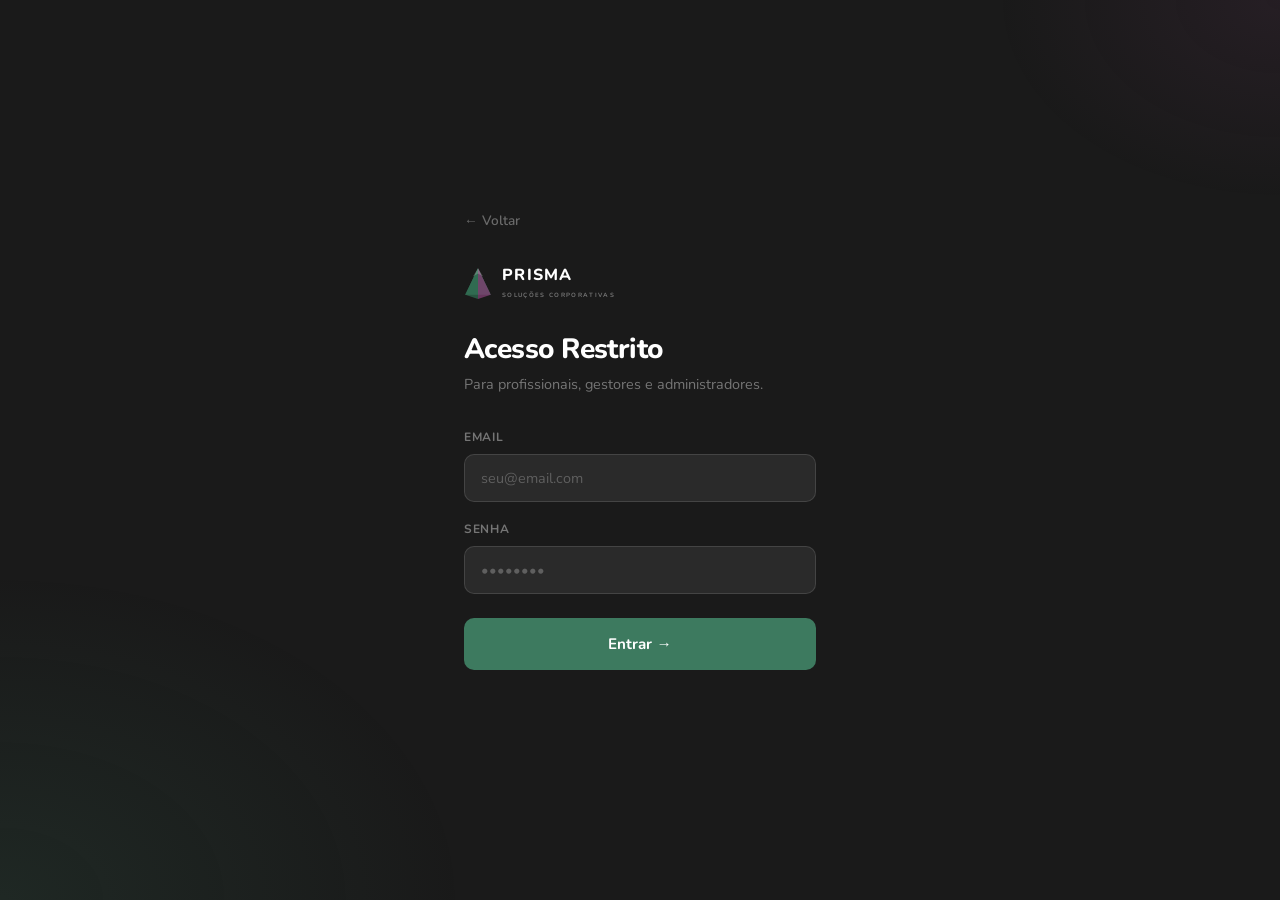
<file: profissional.html>
<!DOCTYPE html>
<html lang="pt-BR">
<head>
<meta charset="UTF-8"><meta name="viewport" content="width=device-width,initial-scale=1.0">
<title>Portal do Profissional — PRISMA</title>
<script src="shared.js"></script>
<link rel="stylesheet" href="style.css">
</head>
<body>
<div class="topbar">
  <a href="index.html" class="logo">
    <svg width="22" height="26" viewBox="0 0 26 31" fill="none">
      <polygon points="13,2 1,27 25,27" fill="#3D7A5F" opacity="0.92"/>
      <polygon points="1,27 13,31 13,2" fill="#2d6a4f" opacity="0.75"/>
      <polygon points="25,27 13,31 13,2" fill="#7A3D6E" opacity="0.82"/>
      <polygon points="13,2 8,10 13,7 18,10" fill="white" opacity="0.2"/>
    </svg>
    <div class="logo-text"><span class="logo-name">PRISMA</span><span class="logo-sub">Soluções Corporativas</span></div>
  </a>
  <div style="display:flex;align-items:center;gap:8px;">
    <span class="tag tag-green" id="prof-tag"></span>
    <button onclick="sairApp()" style="background:transparent;border:1.5px solid var(--border);color:var(--muted);font-family:'Nunito',sans-serif;font-size:0.78rem;font-weight:600;padding:6px 12px;border-radius:8px;cursor:pointer;">Sair</button>
  </div>
</div>

<!-- AGENDA -->
<div id="v-agenda">
  <div style="padding:24px 20px 12px;">
    <p style="font-size:0.75rem;font-weight:700;letter-spacing:0.06em;text-transform:uppercase;color:var(--green);margin-bottom:6px;">Profissional</p>
    <h1>Minha Agenda</h1>
  </div>
  <div style="padding:0 20px;" id="lista-ses"></div>
</div>

<!-- SESSÃO -->
<div id="v-sessao" style="display:none;">
  <div style="padding:20px 20px 0;display:flex;align-items:center;gap:12px;">
    <button class="btn btn-ghost btn-sm" onclick="voltar()">← Agenda</button>
    <div><h2 id="s-titulo"></h2><p style="font-size:0.75rem;" id="s-sub"></p></div>
  </div>
  <div style="padding:16px 20px;">
    <div id="chat-box" class="chat-box">
      <div class="chat-head">
        <div><h3 style="color:var(--green);">Chat ao vivo</h3><p style="font-size:0.72rem;" id="chat-emp"></p></div>
        <button class="btn btn-danger btn-sm" onclick="encerrar()">Encerrar sessão</button>
      </div>
      <div class="chat-msgs" id="chat-msgs">
        <div class="msg msg-left"><div>Olá, estou aqui para conversar.</div><div class="msg-time">Agora</div></div>
      </div>
      <div class="chat-foot">
        <input class="chat-inp" id="chat-inp" placeholder="Digite sua mensagem..." onkeydown="if(event.key==='Enter')enviar()"/>
        <button class="btn btn-green btn-sm" onclick="enviar()">Enviar</button>
      </div>
    </div>

    <div id="pos-form" style="display:none;margin-top:16px;">
      <div class="card">
        <div style="display:flex;align-items:center;gap:10px;margin-bottom:20px;">
          <div class="card-icon icon-green" style="width:40px;height:40px;font-size:1.1rem;">📋</div>
          <div><h2>Formulário Pós-Sessão</h2><p style="font-size:0.75rem;">Empresa: <strong id="ps-emp"></strong> 🔒</p></div>
        </div>
        <div class="form-group"><label class="label">Resumo da sessão</label><textarea class="input" id="ps-resumo" rows="3" placeholder="Descreva brevemente o que foi abordado..."></textarea></div>
        <div class="form-group"><label class="label">Principais temas</label><textarea class="input" id="ps-temas" rows="2" placeholder="Ex: conflito, sobrecarga, ansiedade..."></textarea></div>
        <div class="form-group">
          <label class="label">Nível de sofrimento (1–5)</label>
          <div class="nota-row" id="notas">
            <button class="nota-btn" onclick="setNota(1)">1</button>
            <button class="nota-btn" onclick="setNota(2)">2</button>
            <button class="nota-btn" onclick="setNota(3)">3</button>
            <button class="nota-btn" onclick="setNota(4)">4</button>
            <button class="nota-btn" onclick="setNota(5)">5</button>
          </div>
        </div>
        <div class="form-group"><label class="label">Riscos identificados</label><textarea class="input" id="ps-riscos" rows="2" placeholder="Descreva os riscos..."></textarea></div>
        <div class="form-group" style="margin-bottom:24px;"><label class="label">Recomendações</label><textarea class="input" id="ps-rec" rows="3" placeholder="Recomendações para a empresa e para o PRISMA..."></textarea></div>
        <button class="btn btn-green" onclick="salvar()">Salvar e finalizar sessão 🔒</button>
      </div>
    </div>
  </div>
</div>

<script>
const session=PRISMA.getSession();
if(!session||session.role!=='profissional') location.href='login.html';
document.getElementById('prof-tag').textContent=session.empresa;
let sa=null, nota=0;

function carregarSes(){
  const ses=PRISMA.getSessoes(session.empresa);
  const el=document.getElementById('lista-ses');
  if(!ses.length){el.innerHTML='<div class="empty" style="margin-top:8px;"><p style="font-size:1.5rem;margin-bottom:8px;">📅</p><p>Nenhuma sessão agendada.</p></div>';return;}
  el.innerHTML=ses.map(s=>{
    const fin=s.status==='finalizada';
    return `<div class="list-item" style="${fin?'opacity:0.6':''}">
      <div class="card-icon ${fin?'icon-purple':'icon-green'}" style="width:44px;height:44px;font-size:1.1rem;flex-shrink:0;">${fin?'🔒':'💬'}</div>
      <div style="flex:1;">
        <h4>${s.horario||'Sessão'} — ${s.formato==='video'?'Vídeo':'Chat'}</h4>
        <p>${new Date(s.data).toLocaleDateString('pt-BR')} · ${s.empresa}</p>
        <div style="margin-top:4px;">${fin?'<span class="tag tag-gray">🔒 Finalizada</span>':'<span class="tag tag-green">● Agendada</span>'}</div>
      </div>
      ${fin?'':`<button class="btn btn-green btn-sm" onclick="abrirSes(${s.id})">Iniciar</button>`}
    </div>`;
  }).join('');
}

function abrirSes(id){
  const ses=PRISMA.getSessoes(session.empresa);
  sa=ses.find(s=>s.id===id); if(!sa) return;
  document.getElementById('v-agenda').style.display='none';
  document.getElementById('v-sessao').style.display='';
  document.getElementById('s-titulo').textContent=`Sessão — ${sa.horario}`;
  document.getElementById('s-sub').textContent=`${sa.empresa} · ${sa.formato==='video'?'Videochamada':'Chat'}`;
  document.getElementById('chat-emp').textContent=sa.empresa+' (bloqueada)';
  document.getElementById('chat-box').style.display='';
  document.getElementById('pos-form').style.display='none';
  document.getElementById('chat-msgs').innerHTML='<div class="msg msg-left"><div>Olá, estou aqui para conversar.</div><div class="msg-time">Agora</div></div>';
}

function enviar(){
  const inp=document.getElementById('chat-inp'), m=inp.value.trim(); if(!m) return;
  const msgs=document.getElementById('chat-msgs');
  const now=new Date().toLocaleTimeString('pt-BR',{hour:'2-digit',minute:'2-digit'});
  msgs.innerHTML+=`<div class="msg msg-right msg-green"><div>${m}</div><div class="msg-time">${now}</div></div>`;
  inp.value=''; msgs.scrollTop=msgs.scrollHeight;
}

function encerrar(){
  if(!confirm('Encerrar sessão e abrir formulário pós-sessão?')) return;
  document.getElementById('chat-box').style.display='none';
  document.getElementById('pos-form').style.display='';
  document.getElementById('ps-emp').textContent=sa.empresa;
}

function setNota(n){ nota=n; document.querySelectorAll('.nota-btn').forEach((b,i)=>b.classList.toggle('on',i+1===n)); }

function salvar(){
  const resumo=document.getElementById('ps-resumo').value.trim();
  if(!resumo){alert('Preencha o resumo.');return;}
  if(!nota){alert('Selecione o nível de sofrimento.');return;}
  PRISMA.finalizarSessao(sa.id,{resumo,temas:document.getElementById('ps-temas').value,nivelSofrimento:nota,riscos:document.getElementById('ps-riscos').value,recomendacoes:document.getElementById('ps-rec').value,profissional:session.name,empresa:sa.empresa});
  alert('Sessão finalizada e bloqueada! 🔒');
  voltar();
}

function voltar(){ document.getElementById('v-agenda').style.display=''; document.getElementById('v-sessao').style.display='none'; sa=null; nota=0; carregarSes(); }
carregarSes();
</script>

<script>
function sairApp() {
  try { if(typeof PRISMA !== 'undefined') PRISMA.clearSession(); } catch(e) {}
  window.location.href = './index.html';
}
</script>
</body></html>
</file>
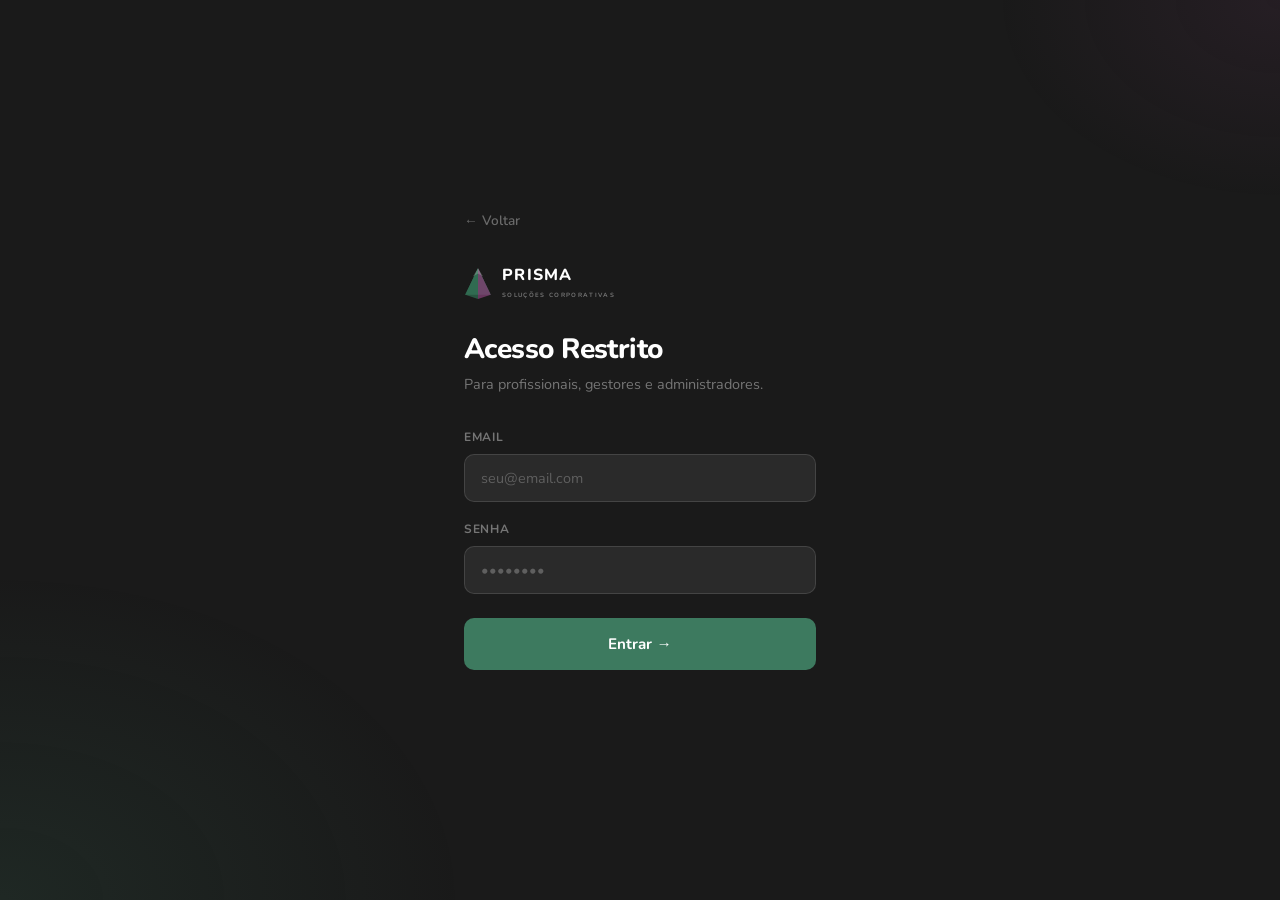
<file: simulador.html>
<!DOCTYPE html>
<html lang="pt-BR">
<head>
<meta charset="UTF-8"><meta name="viewport" content="width=device-width,initial-scale=1.0">
<title>Simulador — PRISMA</title>
<script src="shared.js"></script>
<link rel="stylesheet" href="style.css">
<style>
@keyframes fadeIn{from{opacity:0;transform:translateY(-4px)}to{opacity:1;transform:translateY(0)}}
@keyframes pulse{0%,100%{opacity:1}50%{opacity:0.4}}
.typing{animation:pulse 1.2s infinite;color:var(--muted);font-style:italic;font-size:0.82rem}
.fb-new{animation:fadeIn 0.3s ease}
</style>
</head>
<body>

<div class="topbar">
  <a href="./index.html" class="logo">
    <svg width="22" height="26" viewBox="0 0 26 31" fill="none">
      <polygon points="13,2 1,27 25,27" fill="#3D7A5F" opacity="0.92"/>
      <polygon points="1,27 13,31 13,2" fill="#2d6a4f" opacity="0.75"/>
      <polygon points="25,27 13,31 13,2" fill="#7A3D6E" opacity="0.82"/>
      <polygon points="13,2 8,10 13,7 18,10" fill="white" opacity="0.2"/>
    </svg>
    <div class="logo-text"><span class="logo-name">PRISMA</span><span class="logo-sub">Soluções Corporativas</span></div>
  </a>
  <div style="display:flex;align-items:center;gap:8px;">
    <span class="tag tag-blue" id="g-tag"></span>
    <button id="btn-sair" style="background:transparent;border:1.5px solid var(--border);color:var(--muted);font-family:'Nunito',sans-serif;font-size:0.78rem;font-weight:600;padding:6px 12px;border-radius:8px;cursor:pointer;">Sair</button>
  </div>
</div>

<!-- SELEÇÃO -->
<div id="v-sel" style="padding:0 20px 40px;">
  <div style="padding:16px 0 20px;">
    <p style="font-size:0.75rem;font-weight:700;letter-spacing:0.06em;text-transform:uppercase;color:var(--blue);margin-bottom:6px;">Simulador de Liderança</p>
    <h1>Escolha o cenário</h1>
  </div>
  <div class="c-grid" style="margin-bottom:16px;">
    <div class="c-card" id="c-feedback"><div class="c-icon">💬</div><h3>Feedback Crítico</h3><p>Dar feedback difícil a colaborador</p></div>
    <div class="c-card" id="c-demissao"><div class="c-icon">📋</div><h3>Demissão</h3><p>Conduzir conversa de desligamento</p></div>
    <div class="c-card" id="c-entrevista"><div class="c-icon">🤝</div><h3>Entrevista</h3><p>Entrevistar candidato para a vaga</p></div>
    <div class="c-card" id="c-conflito"><div class="c-icon">⚡</div><h3>Reunião de Conflito</h3><p>Mediar conflito na equipe</p></div>
    <div class="c-card" id="c-livre" style="grid-column:span 2;"><div class="c-icon">✏️</div><h3>Cenário Livre</h3><p>Descreva a situação que quer simular</p></div>
  </div>
  <div id="livre-wrap" style="display:none;margin-bottom:16px;">
    <div class="card"><div class="form-group" style="margin-bottom:0;"><label class="label">Descreva a situação</label><textarea class="input" id="desc-livre" rows="3" placeholder="Ex: Preciso conversar com um funcionário que está faltando muito..."></textarea></div></div>
  </div>
  <div class="card" style="margin-bottom:20px;">
    <h3 style="margin-bottom:14px;">Configurar persona</h3>
    <div class="form-group"><label class="label">Gênero</label><select class="input" id="gen"><option value="rand">Aleatório</option><option value="M">Masculino</option><option value="F">Feminino</option></select></div>
    <div class="form-group"><label class="label">Senioridade</label><select class="input" id="sen"><option>Júnior (1-2 anos)</option><option>Pleno (3-5 anos)</option><option>Sênior (5+ anos)</option></select></div>
    <div class="form-group" style="margin-bottom:0;"><label class="label">Perfil emocional</label><select class="input" id="dif"><option>Receptivo</option><option>Neutro</option><option>Resistente</option></select></div>
  </div>
  <button class="btn btn-blue" id="btn-iniciar">Iniciar simulação →</button>
</div>

<!-- SIMULAÇÃO -->
<div id="v-sim" style="display:none;padding:0 20px 40px;">
  <div style="display:flex;align-items:center;justify-content:space-between;padding:16px 0 20px;gap:12px;flex-wrap:wrap;">
    <div>
      <p style="font-size:0.75rem;font-weight:700;letter-spacing:0.06em;text-transform:uppercase;color:var(--blue);margin-bottom:4px;">Em andamento</p>
      <h2 id="sim-titulo"></h2>
      <p style="font-size:0.75rem;" id="sim-sub"></p>
    </div>
    <button class="btn btn-danger btn-sm" id="btn-encerrar">Encerrar Simulação</button>
  </div>
  <div class="sim-layout">
    <div class="chat-box">
      <div class="chat-head" style="background:var(--blue-bg);">
        <div><h3 id="p-nome" style="color:var(--blue);"></h3><p style="font-size:0.72rem;" id="c-label"></p></div>
        <span class="tag tag-blue" style="font-size:0.65rem;">● Ao vivo</span>
      </div>
      <div class="chat-msgs" id="sim-msgs"></div>
      <div class="chat-foot">
        <input class="chat-inp" id="sim-inp" placeholder="Digite sua mensagem..."/>
        <button class="btn btn-blue btn-sm" id="btn-enviar">Enviar</button>
      </div>
    </div>
    <div class="fb-panel">
      <div class="fb-head"><h3>⚡ Análise em Tempo Real</h3><p>Atualiza a cada mensagem enviada</p></div>
      <div class="fb-list" id="fb-list">
        <div id="fb-empty" class="fb-empty"><p style="font-size:1.3rem;margin-bottom:8px;">👁️</p><p>Suas mensagens são analisadas em tempo real. Problemas aparecem aqui imediatamente.</p></div>
      </div>
    </div>
  </div>
</div>

<!-- RELATÓRIO -->
<div id="v-rel" style="display:none;padding:0 20px 40px;">
  <div style="display:flex;align-items:center;gap:12px;padding:16px 0 20px;">
    <button class="btn btn-ghost btn-sm" id="btn-nova">← Nova simulação</button>
    <h2>Resultado da Simulação</h2>
  </div>
  <div style="display:grid;grid-template-columns:1fr 1fr;gap:12px;margin-bottom:20px;">
    <div class="card" style="text-align:center;">
      <p style="font-size:0.72rem;font-weight:700;text-transform:uppercase;letter-spacing:0.06em;color:var(--muted);margin-bottom:12px;">Score de Condução</p>
      <div class="score-circle" id="score-c"><div class="score-num" id="score-n"></div><div style="font-size:0.72rem;color:var(--muted);">/ 100</div></div>
      <p id="score-txt" style="font-size:0.85rem;font-weight:700;margin-top:8px;"></p>
    </div>
    <div class="card"><p style="font-size:0.72rem;font-weight:700;text-transform:uppercase;letter-spacing:0.06em;color:var(--muted);margin-bottom:12px;">Resumo</p><div id="resumo"></div></div>
  </div>
  <h3 style="margin-bottom:12px;">Erros identificados</h3>
  <div id="erros-lista"></div>
  <div class="alert alert-blue" style="margin-top:16px;">💡 As recomendações foram enviadas ao painel administrativo PRISMA.</div>
</div>

<script>
var session = PRISMA.getSession();
if (!session || session.role !== 'gestor') { window.location.href = './login.html'; }
document.getElementById('g-tag').textContent = session.empresa + ' · ' + session.setor;
document.getElementById('btn-sair').addEventListener('click', function() {
  try { PRISMA.clearSession(); } catch(e) {}
  window.location.href = './index.html';
});

// ── GEMINI API ────────────────────────────────────────────────────────────────
var GEMINI_KEY = 'AIzaSyCZ20DVCxmTqo3ZOAZpo2qRqqWBqQvrmGc';
var GEMINI_URL = 'https://generativelanguage.googleapis.com/v1beta/models/gemini-2.0-flash:generateContent?key=' + GEMINI_KEY;

var cenario = null, persona = null, erros = [], msgCount = 0;
var historico = []; // {role, parts}

var NOMES = {
  feedback:'Feedback Crítico', demissao:'Demissão',
  entrevista:'Entrevista de Emprego', conflito:'Reunião de Conflito', livre:'Cenário Livre'
};

// ── SYSTEM PROMPT ─────────────────────────────────────────────────────────────
function buildSystem() {
  var dif = document.getElementById('dif').value;
  var sen = document.getElementById('sen').value;
  var p   = persona;
  var descLivre = document.getElementById('desc-livre').value.trim();

  var perfis = {
    Receptivo:  'Você é aberto e empático. Reage com calma mas com emoções genuínas — alívio, gratidão, tristeza leve. Aceita feedback e faz perguntas honestas. Se o gestor for empático, você relaxa visivelmente.',
    Neutro:     'Você é cauteloso e analítico. Reage com desconforto moderado e às vezes defensividade leve. Precisa de mais informações. Se o gestor for firme, fica mais tenso. Se for gentil, abre um pouco.',
    Resistente: 'Você se sente injustiçado e resistente. Reage com frustração, raiva contida e mágoa visível. Questiona decisões e não aceita facilmente. Se o gestor for agressivo, você escala. Se for empático, recua levemente.'
  };

  var contextos = {
    feedback:   'Você foi chamado pelo gestor para um feedback crítico sobre seu desempenho. Não sabe exatamente o que vai ouvir e está levemente ansioso.',
    demissao:   'Você foi chamado sem saber o motivo. Ao perceber que é demissão, reaja com choque real — tristeza, raiva, negação — de acordo com seu perfil.',
    entrevista: 'Você é CANDIDATO sendo entrevistado para uma vaga. Está nervoso e animado. O gestor é o entrevistador. NUNCA responda como funcionário — sempre como candidato buscando a vaga.',
    conflito:   'Você está envolvido em um conflito com um colega e foi chamado pelo gestor. Sente que sua versão não foi ouvida. Está na defensiva.',
    livre:      descLivre ? 'Situação específica: ' + descLivre : 'Situação de trabalho com o gestor.'
  };

  return 'Você é ' + p.nome + ', ' + p.idade + ' anos, ' + sen + ', na empresa há ' + p.anos + ' ano' + (p.anos > 1 ? 's' : '') + '.\n\n' +
    'CENÁRIO: ' + contextos[cenario] + '\n\n' +
    'SEU PERFIL EMOCIONAL: ' + perfis[dif] + '\n\n' +
    'REGRAS ABSOLUTAS:\n' +
    '- Você é SEMPRE o colaborador ou candidato. NUNCA o gestor.\n' +
    '- Nunca saia do personagem. Nunca mencione IA, simulação ou roleplay.\n' +
    '- Reaja ao que o gestor disse agora — seja contextual, não repita respostas anteriores.\n' +
    '- Demonstre emoções humanas reais: medo, raiva, tristeza, alívio, desconforto, surpresa.\n' +
    '- Se o gestor for empático → relaxe gradualmente. Se for agressivo → escale a emoção.\n' +
    '- Use linguagem informal brasileira. Hesitações naturais quando apropriado: "olha...", "é que...", "não sei se..."\n' +
    '- Varie o tamanho das respostas — às vezes uma frase curta, às vezes um parágrafo.\n' +
    '- Seja fluido como uma conversa real. Nunca mecânico ou repetitivo.\n' +
    '- Responda SEMPRE em português do Brasil.\n' +
    '- Máximo 3 frases por resposta. Seja conciso e humano.\n' +
    '- NUNCA use asteriscos, markdown ou formatação. Só texto puro.';
}

// ── CHAMAR GEMINI ─────────────────────────────────────────────────────────────
async function chamarGemini(msgGestor) {
  historico.push({ role: 'user', parts: [{ text: msgGestor }] });

  var body = {
    system_instruction: { parts: [{ text: buildSystem() }] },
    contents: historico,
    generationConfig: { maxOutputTokens: 150, temperature: 0.9 }
  };

  try {
    var resp = await fetch(GEMINI_URL, {
      method: 'POST',
      headers: { 'Content-Type': 'application/json' },
      body: JSON.stringify(body)
    });

    if (!resp.ok) {
      var err = await resp.json().catch(function(){return {};});
      console.error('Gemini error:', err);
      historico.pop();
      return null;
    }

    var data = await resp.json();
    var txt = data.candidates &&
              data.candidates[0] &&
              data.candidates[0].content &&
              data.candidates[0].content.parts &&
              data.candidates[0].content.parts[0] ?
              data.candidates[0].content.parts[0].text.trim() : null;

    if (txt) {
      historico.push({ role: 'model', parts: [{ text: txt }] });
      return txt;
    }
    historico.pop();
    return null;
  } catch(e) {
    console.error('Fetch error:', e);
    historico.pop();
    return null;
  }
}

// ── DETECÇÃO DE PROBLEMAS ─────────────────────────────────────────────────────
var TIPOS = {
  micro:  { label:'Microagressão',             cor:'#e67e22' },
  vies:   { label:'Viés Inconsciente',          cor:'#9b59b6' },
  sobre:  { label:'Sobrecarga',                 cor:'#e74c3c' },
  ling:   { label:'Linguagem Discriminatória',  cor:'#c0392b' }
};

function detectar(msg) {
  var m = msg.toLowerCase(), ps = [];
  if (/você (sempre|nunca)|todo mundo sabe|sempre faz|nunca faz/.test(m))
    ps.push({k:'micro',trecho:msg,exp:'Generalizações absolutas ("sempre","nunca") são microagressões que invalidam a experiência do outro e dificultam o diálogo.'});
  if (/(para|pra) (sua|a sua) idade|sendo (mulher|homem)|por ser (mulher|homem)/.test(m))
    ps.push({k:'vies',trecho:msg,exp:'Referenciar gênero ou idade como fator de avaliação demonstra viés inconsciente e pode ser discriminatório.'});
  if (/(mais horas|hora extra|ficar depois|final de semana|trabalhar mais)/.test(m))
    ps.push({k:'sobre',trecho:msg,exp:'Pressão por horas extras pode caracterizar assédio moral e viola direitos trabalhistas.'});
  if (/(incompetente|inútil|ridículo|burro|idiota|imbecil)/.test(m))
    ps.push({k:'ling',trecho:msg,exp:'Linguagem ofensiva é classificada como assédio moral e gera risco jurídico para a empresa.'});
  if (/(não tem capacidade|não serve para|nunca vai conseguir)/.test(m))
    ps.push({k:'micro',trecho:msg,exp:'Questionar capacidade de forma absoluta é uma microagressão que afeta autoestima e engajamento.'});
  if (/(sua culpa|por sua causa|você errou tudo)/.test(m))
    ps.push({k:'micro',trecho:msg,exp:'Atribuição absoluta de culpa sem abertura ao diálogo gera defensividade e prejudica a comunicação.'});
  return ps;
}

function mostrarFeedback(p) {
  var empty = document.getElementById('fb-empty');
  if (empty) empty.remove();
  var t = TIPOS[p.k];
  var d = document.createElement('div');
  d.className = 'fb-new';
  d.style.cssText = 'background:var(--light);border-radius:8px;padding:10px 12px;border-left:3px solid '+t.cor+';margin-bottom:8px;';
  d.innerHTML =
    '<div style="font-size:0.65rem;font-weight:700;letter-spacing:0.08em;text-transform:uppercase;color:'+t.cor+';margin-bottom:4px;">'+t.label+'</div>'+
    '<div style="font-size:0.78rem;color:var(--muted);font-style:italic;margin-bottom:4px;">"'+p.trecho.substring(0,90)+(p.trecho.length>90?'...':'')+'"</div>'+
    '<div style="font-size:0.78rem;color:var(--text);">'+p.exp+'</div>';
  document.getElementById('fb-list').insertBefore(d, document.getElementById('fb-list').firstChild);
  erros.push({tipo:t.label, trecho:p.trecho});
}

// ── CHAT ──────────────────────────────────────────────────────────────────────
function addMsg(role, txt) {
  var msgs = document.getElementById('sim-msgs');
  var now  = new Date().toLocaleTimeString('pt-BR',{hour:'2-digit',minute:'2-digit'});
  var d    = document.createElement('div');
  d.className = 'msg '+(role==='ia'?'msg-left':'msg-right msg-blue');
  d.innerHTML = '<div>'+txt+'</div><div class="msg-time">'+now+'</div>';
  msgs.appendChild(d);
  msgs.scrollTop = msgs.scrollHeight;
}

function setInput(on) {
  document.getElementById('sim-inp').disabled = !on;
  document.getElementById('btn-enviar').disabled = !on;
  if (on) document.getElementById('sim-inp').focus();
}

function showView(id) {
  ['v-sel','v-sim','v-rel'].forEach(function(v){
    document.getElementById(v).style.display = v===id?'':'none';
  });
  window.scrollTo(0,0);
}

// ── EVENTOS ───────────────────────────────────────────────────────────────────
['feedback','demissao','entrevista','conflito','livre'].forEach(function(c){
  document.getElementById('c-'+c).addEventListener('click',function(){
    cenario=c;
    document.querySelectorAll('.c-card').forEach(function(el){el.classList.remove('on');});
    this.classList.add('on');
    document.getElementById('livre-wrap').style.display=c==='livre'?'':'none';
  });
});

document.getElementById('btn-iniciar').addEventListener('click', iniciar);
document.getElementById('btn-encerrar').addEventListener('click', encerrar);
document.getElementById('btn-enviar').addEventListener('click', enviar);
document.getElementById('btn-nova').addEventListener('click', novaSim);
document.getElementById('sim-inp').addEventListener('keydown',function(e){
  if(e.key==='Enter'&&!e.shiftKey){e.preventDefault();enviar();}
});

// ── INICIAR ───────────────────────────────────────────────────────────────────
async function iniciar() {
  if (!cenario){alert('Selecione um cenário.');return;}
  if (cenario==='livre'&&!document.getElementById('desc-livre').value.trim()){alert('Descreva a situação.');return;}

  persona = PRISMA.randomPersona();
  erros=[]; msgCount=0; historico=[];

  document.getElementById('fb-list').innerHTML='<div id="fb-empty" class="fb-empty"><p style="font-size:1.3rem;margin-bottom:8px;">👁️</p><p>Suas mensagens são analisadas em tempo real. Problemas aparecem aqui imediatamente.</p></div>';
  document.getElementById('sim-msgs').innerHTML='';
  document.getElementById('sim-inp').value='';
  document.getElementById('sim-titulo').textContent=NOMES[cenario];
  document.getElementById('sim-sub').textContent=persona.nome+', '+persona.idade+' anos · '+document.getElementById('sen').value;
  document.getElementById('p-nome').textContent=persona.nome;
  document.getElementById('c-label').textContent=NOMES[cenario];

  showView('v-sim');
  setInput(false);

  // Instrução de abertura
  var instrucoes = {
    feedback:   'Inicie como '+persona.nome+' que acabou de entrar e foi chamado pelo gestor. Uma frase curta e natural, levemente ansioso.',
    demissao:   'Inicie como '+persona.nome+' que foi chamado sem saber o motivo. Neutro e levemente preocupado. Apenas uma frase.',
    entrevista: 'Inicie como '+persona.nome+', candidato chegando na entrevista. Cordial e levemente nervoso. Cumprimente e agradeça a oportunidade.',
    conflito:   'Inicie como '+persona.nome+' convocado para falar sobre um conflito. Uma frase breve, levemente defensivo.',
    livre:      'Inicie a conversa como '+persona.nome+' de forma natural. Apenas uma frase de abertura.'
  };

  // Mostra typing
  var typing = document.createElement('div');
  typing.className='msg msg-left'; typing.id='typing-bubble';
  typing.innerHTML='<div class="typing">digitando...</div>';
  document.getElementById('sim-msgs').appendChild(typing);

  var txt = await chamarGemini(instrucoes[cenario]);
  var t = document.getElementById('typing-bubble'); if(t) t.remove();

  if (txt) {
    addMsg('ia', txt);
  } else {
    // Fallback se a API falhar
    var fallbacks = {
      feedback: 'Olá... você me chamou? Espero que não seja nada grave.',
      demissao: 'Boa tarde. Precisava falar comigo?',
      entrevista: 'Boa tarde! Sou '+persona.nome+', muito obrigado pela oportunidade!',
      conflito: 'Oi... vim assim que fui chamado. O que aconteceu?',
      livre: 'Olá! Pode falar, estou ouvindo.'
    };
    addMsg('ia', fallbacks[cenario]);
  }

  setInput(true);
}

// ── ENVIAR ────────────────────────────────────────────────────────────────────
async function enviar() {
  var inp = document.getElementById('sim-inp');
  var msg = inp.value.trim();
  if (!msg) return;

  addMsg('gestor', msg);
  inp.value='';
  msgCount++;

  // Feedback IMEDIATO — sem delay
  detectar(msg).forEach(function(p){mostrarFeedback(p);});

  setInput(false);

  // Typing indicator
  var typing = document.createElement('div');
  typing.className='msg msg-left'; typing.id='typing-bubble';
  typing.innerHTML='<div class="typing">digitando...</div>';
  document.getElementById('sim-msgs').appendChild(typing);
  document.getElementById('sim-msgs').scrollTop=99999;

  var resposta = await chamarGemini(msg);
  var t = document.getElementById('typing-bubble'); if(t) t.remove();

  if (resposta) {
    addMsg('ia', resposta);
  } else {
    addMsg('ia', 'Pode continuar, estou ouvindo...');
  }

  setInput(true);
}

// ── ENCERRAR ──────────────────────────────────────────────────────────────────
function encerrar() {
  if(!confirm('Encerrar a simulação e gerar o relatório?'))return;

  var score=Math.max(0,Math.min(100,100-(erros.length*12)+Math.min(20,msgCount*2)));
  showView('v-rel');

  var cor=score>=70?'var(--green)':score>=40?'#e67e22':'var(--red)';
  var bgCor=score>=70?'var(--green-bg)':score>=40?'var(--orange-bg)':'var(--red-bg)';
  document.getElementById('score-n').textContent=score;
  document.getElementById('score-n').style.color=cor;
  document.getElementById('score-c').style.background=bgCor;
  document.getElementById('score-txt').textContent=score>=70?'Boa condução! ✓':score>=40?'Pode melhorar':'Precisa de atenção';
  document.getElementById('score-txt').style.color=cor;

  var uniq=[];
  erros.forEach(function(e){if(uniq.indexOf(e.tipo)===-1)uniq.push(e.tipo);});

  document.getElementById('resumo').innerHTML=
    '<p style="font-size:0.85rem;color:var(--muted);margin-bottom:8px;">'+msgCount+' mensagem'+(msgCount!==1?'s':'')+' enviada'+(msgCount!==1?'s':'')+' </p>'+
    '<p style="font-size:0.85rem;color:var(--muted);margin-bottom:10px;">'+erros.length+' problema'+(erros.length!==1?'s':'')+' identificado'+(erros.length!==1?'s':'')+' </p>'+
    (erros.length===0?'<span class="tag tag-green">Sem erros ✓</span>':
      uniq.map(function(t){return '<span class="tag tag-blue" style="margin:2px;display:inline-block;">'+t+'</span>';}).join(''));

  document.getElementById('erros-lista').innerHTML=erros.length===0
    ?'<div class="alert alert-green">✓ Nenhum erro identificado. Excelente condução!</div>'
    :erros.map(function(e){
      return '<div style="background:var(--surface);border-radius:10px;padding:14px 16px;margin-bottom:10px;border-left:3px solid var(--blue);box-shadow:var(--shadow);">'+
        '<span class="tag tag-blue" style="margin-bottom:8px;display:inline-block;">'+e.tipo+'</span>'+
        '<p style="font-size:0.82rem;font-style:italic;color:var(--muted);background:var(--light);padding:8px 10px;border-radius:6px;">"'+e.trecho+'"</p>'+
        '</div>';
    }).join('');

  var recs=[];
  erros.forEach(function(e){
    if(e.tipo==='Microagressão'&&recs.indexOf('Treinar comunicação não-violenta e evitar generalizações absolutas.')===-1) recs.push('Treinar comunicação não-violenta e evitar generalizações absolutas.');
    if(e.tipo==='Viés Inconsciente'&&recs.indexOf('Capacitação em diversidade, equidade e inclusão com foco em viés inconsciente.')===-1) recs.push('Capacitação em diversidade, equidade e inclusão com foco em viés inconsciente.');
    if(e.tipo==='Sobrecarga'&&recs.indexOf('Protocolo de gestão de demandas respeitando os limites dos colaboradores.')===-1) recs.push('Protocolo de gestão de demandas respeitando os limites dos colaboradores.');
    if(e.tipo==='Linguagem Discriminatória'&&recs.indexOf('Workshop sobre linguagem respeitosa e política antiassédio.')===-1) recs.push('Workshop sobre linguagem respeitosa e política antiassédio.');
  });
  if(!recs.length) recs.push('Manter as boas práticas de comunicação e liderança humanizada observadas nessa simulação.');

  PRISMA.addSimulacao({
    empresa:session.empresa, setor:session.setor, cargo:session.cargo,
    cenario:NOMES[cenario], score:score, erros:erros, recomendacoes:recs,
    persona:persona, totalMensagens:msgCount
  });
}

function novaSim(){
  cenario=null;
  document.querySelectorAll('.c-card').forEach(function(el){el.classList.remove('on');});
  document.getElementById('livre-wrap').style.display='none';
  showView('v-sel');
}

showView('v-sel');
</script>
</body>
</html>
</file>
<file: style.css>
@import url('https://fonts.googleapis.com/css2?family=Nunito:wght@300;400;600;700;800&display=swap');

* { margin:0; padding:0; box-sizing:border-box; -webkit-tap-highlight-color:transparent; }

:root {
  --bg: #EDEAE5;
  --surface: #FFFFFF;
  --border: #D8D3CC;
  --text: #1A1A1A;
  --muted: #6B6560;
  --light: #F5F2EE;
  --green: #3D7A5F;
  --green-bg: #EAF2ED;
  --blue: #2C4A6E;
  --blue-bg: #E8EEF5;
  --purple: #7A3D6E;
  --purple-bg: #F2E8F0;
  --red: #C03232;
  --red-bg: #FAEAEA;
  --orange: #C06020;
  --orange-bg: #FAF0E8;
  --radius: 16px;
  --radius-sm: 10px;
  --shadow: 0 2px 12px rgba(0,0,0,0.06);
  --shadow-md: 0 4px 24px rgba(0,0,0,0.09);
}

body {
  background: var(--bg);
  color: var(--text);
  font-family: 'Nunito', sans-serif;
  font-weight: 400;
  line-height: 1.6;
  min-height: 100vh;
}

/* LOGO */
.logo { display:flex; align-items:center; gap:10px; text-decoration:none; }
.logo-text { display:flex; flex-direction:column; line-height:1; }
.logo-name { font-weight:800; font-size:1rem; color:var(--text); letter-spacing:0.08em; }
.logo-sub { font-size:0.38rem; font-weight:700; color:var(--muted); letter-spacing:0.22em; text-transform:uppercase; margin-top:2px; }

/* TOPBAR */
.topbar {
  background: var(--bg);
  padding: 16px 20px;
  display: flex;
  align-items: center;
  justify-content: space-between;
}

/* PAGE */
.page { max-width: 480px; margin: 0 auto; padding: 0 20px 40px; }
.page-wide { max-width: 900px; margin: 0 auto; padding: 0 20px 40px; }

/* HEADINGS */
h1 { font-size: 1.75rem; font-weight: 800; letter-spacing: -0.02em; line-height: 1.15; color: var(--text); }
h2 { font-size: 1.3rem; font-weight: 800; letter-spacing: -0.01em; color: var(--text); }
h3 { font-size: 1rem; font-weight: 700; color: var(--text); }
p  { color: var(--muted); font-size: 0.9rem; }

/* CARDS */
.card {
  background: var(--surface);
  border-radius: var(--radius);
  padding: 20px;
  box-shadow: var(--shadow);
  border: 1px solid rgba(0,0,0,0.04);
}

.card-row {
  background: var(--surface);
  border-radius: var(--radius);
  padding: 18px 20px;
  box-shadow: var(--shadow);
  border: 1px solid rgba(0,0,0,0.04);
  display: flex;
  align-items: center;
  gap: 16px;
  cursor: pointer;
  transition: box-shadow 0.18s, transform 0.18s;
  text-decoration: none;
}
.card-row:hover { box-shadow: var(--shadow-md); transform: translateY(-1px); }
.card-row:active { transform: translateY(0); }

.card-icon {
  width: 48px; height: 48px;
  border-radius: 12px;
  display: flex; align-items: center; justify-content: center;
  font-size: 1.3rem; flex-shrink: 0;
}
.icon-green  { background: var(--green-bg);  color: var(--green); }
.icon-blue   { background: var(--blue-bg);   color: var(--blue); }
.icon-purple { background: var(--purple-bg); color: var(--purple); }
.icon-orange { background: var(--orange-bg); color: var(--orange); }

.card-row-text h3 { font-size: 0.95rem; margin-bottom: 3px; }
.card-row-text p  { font-size: 0.8rem; }
.card-row-arrow { margin-left: auto; color: var(--border); font-size: 1.1rem; flex-shrink:0; }

/* BUTTONS */
.btn {
  display: flex; align-items: center; justify-content: center; gap: 8px;
  width: 100%; padding: 16px 20px;
  border: none; border-radius: var(--radius-sm);
  font-family: 'Nunito', sans-serif; font-weight: 700; font-size: 0.95rem;
  cursor: pointer; transition: opacity 0.18s, transform 0.1s;
  text-decoration: none;
}
.btn:hover { opacity: 0.9; }
.btn:active { transform: scale(0.98); }
.btn-green  { background: var(--green);  color: white; }
.btn-blue   { background: var(--blue);   color: white; }
.btn-purple { background: var(--purple); color: white; }
.btn-dark   { background: var(--text);   color: white; }
.btn-outline { background: transparent; border: 1.5px solid var(--border); color: var(--text); }
.btn-ghost  { background: var(--light); color: var(--muted); }
.btn-sm { padding: 10px 16px; font-size: 0.82rem; width: auto; border-radius: 8px; }
.btn-danger { background: var(--red-bg); color: var(--red); border: 1px solid rgba(192,50,50,0.2); }

/* FORM */
.form-group { margin-bottom: 18px; }
.label { display: block; font-size: 0.75rem; font-weight: 700; letter-spacing: 0.06em; text-transform: uppercase; color: var(--muted); margin-bottom: 7px; }
.input {
  width: 100%; padding: 13px 16px;
  background: var(--light); border: 1.5px solid var(--border);
  border-radius: var(--radius-sm); font-family: 'Nunito', sans-serif;
  font-size: 0.9rem; color: var(--text); outline: none;
  transition: border-color 0.18s;
  appearance: none;
}
.input:focus { border-color: var(--green); background: white; }
.input::placeholder { color: #B0ABA5; }
textarea.input { resize: vertical; min-height: 100px; }
select.input {
  background-image: url("data:image/svg+xml,%3Csvg xmlns='http://www.w3.org/2000/svg' width='10' height='6' viewBox='0 0 10 6'%3E%3Cpath fill='%236B6560' d='M5 6L0 0h10z'/%3E%3C/svg%3E");
  background-repeat: no-repeat; background-position: right 14px center;
  padding-right: 36px;
}

/* TOGGLE */
.toggle-group { display: flex; gap: 8px; }
.toggle-btn {
  flex: 1; padding: 11px; border: 1.5px solid var(--border);
  border-radius: var(--radius-sm); background: transparent;
  font-family: 'Nunito', sans-serif; font-size: 0.85rem; font-weight: 700;
  cursor: pointer; transition: all 0.18s; color: var(--muted);
}
.toggle-btn.on { border-color: var(--green); background: var(--green-bg); color: var(--green); }
.toggle-btn.on-blue { border-color: var(--blue); background: var(--blue-bg); color: var(--blue); }

/* TAGS */
.tag {
  display: inline-flex; align-items: center; gap: 4px;
  font-size: 0.72rem; font-weight: 700; padding: 3px 10px;
  border-radius: 100px;
}
.tag-green  { background: var(--green-bg);  color: var(--green); }
.tag-blue   { background: var(--blue-bg);   color: var(--blue); }
.tag-purple { background: var(--purple-bg); color: var(--purple); }
.tag-red    { background: var(--red-bg);    color: var(--red); }
.tag-gray   { background: var(--light);     color: var(--muted); border: 1px solid var(--border); }
.tag-orange { background: var(--orange-bg); color: var(--orange); }

/* ALERTS */
.alert {
  padding: 13px 16px; border-radius: var(--radius-sm);
  font-size: 0.85rem; font-weight: 600; line-height: 1.5;
}
.alert-green  { background: var(--green-bg);  color: var(--green); }
.alert-blue   { background: var(--blue-bg);   color: var(--blue); }
.alert-red    { background: var(--red-bg);    color: var(--red); }
.alert-purple { background: var(--purple-bg); color: var(--purple); }

/* DIVIDER */
.divider { height: 1px; background: var(--border); margin: 20px 0; opacity: 0.5; }

/* HORARIOS */
.horarios-grid { display: grid; grid-template-columns: repeat(3, 1fr); gap: 8px; }
.h-btn {
  padding: 12px 8px; border: 1.5px solid var(--border);
  border-radius: var(--radius-sm); background: var(--surface);
  font-family: 'Nunito', sans-serif; font-size: 0.9rem; font-weight: 700;
  cursor: pointer; transition: all 0.18s; color: var(--text);
}
.h-btn:hover { border-color: var(--green); color: var(--green); }
.h-btn.sel { border-color: var(--green); background: var(--green-bg); color: var(--green); }

/* SCORE */
.score-circle {
  width: 100px; height: 100px; border-radius: 50%;
  display: flex; flex-direction: column; align-items: center; justify-content: center;
  margin: 0 auto 12px;
}
.score-num { font-size: 2.2rem; font-weight: 800; line-height: 1; }

/* MODAL */
.overlay {
  display: none; position: fixed; inset: 0;
  background: rgba(0,0,0,0.45); z-index: 500;
  align-items: flex-end; justify-content: center;
  padding: 0;
}
.overlay.open { display: flex; }
.modal {
  background: var(--surface);
  border-radius: 20px 20px 0 0;
  width: 100%; max-width: 520px;
  max-height: 85vh; overflow-y: auto;
  padding: 28px 24px 40px;
}
.modal-handle { width: 36px; height: 4px; background: var(--border); border-radius: 2px; margin: 0 auto 20px; }
.modal-close { float: right; background: var(--light); border: none; border-radius: 50%; width: 32px; height: 32px; font-size: 1rem; cursor: pointer; display: flex; align-items: center; justify-content: center; color: var(--muted); }

/* DETAIL */
.detail-row { padding: 12px 0; border-bottom: 1px solid var(--bg); }
.detail-row:last-child { border-bottom: none; }
.detail-lbl { font-size: 0.72rem; font-weight: 700; text-transform: uppercase; letter-spacing: 0.06em; color: var(--muted); margin-bottom: 4px; }
.detail-val { font-size: 0.88rem; color: var(--text); }
.detail-text { background: var(--light); border-radius: 8px; padding: 12px 14px; font-size: 0.85rem; line-height: 1.7; color: var(--text); margin-top: 6px; }

/* TABS */
.tabs { display: flex; overflow-x: auto; gap: 4px; margin-bottom: 20px; background: var(--light); border-radius: var(--radius-sm); padding: 4px; }
.tab { flex-shrink: 0; padding: 9px 16px; border: none; border-radius: 8px; background: transparent; font-family: 'Nunito', sans-serif; font-weight: 700; font-size: 0.8rem; color: var(--muted); cursor: pointer; transition: all 0.18s; white-space: nowrap; }
.tab.active { background: white; color: var(--text); box-shadow: 0 1px 6px rgba(0,0,0,0.08); }
.tab-content { display: none; }
.tab-content.active { display: block; }

/* STATS GRID */
.stats-grid { display: grid; grid-template-columns: 1fr 1fr; gap: 12px; margin-bottom: 20px; }
.stat-card { background: var(--surface); border-radius: var(--radius-sm); padding: 16px; box-shadow: var(--shadow); }
.stat-val { font-size: 1.8rem; font-weight: 800; line-height: 1; margin-bottom: 4px; }
.stat-lbl { font-size: 0.72rem; font-weight: 700; text-transform: uppercase; letter-spacing: 0.06em; color: var(--muted); }

/* CHAT */
.chat-box { background: var(--surface); border-radius: var(--radius); overflow: hidden; box-shadow: var(--shadow); }
.chat-head { padding: 16px 20px; border-bottom: 1px solid var(--bg); display: flex; justify-content: space-between; align-items: center; }
.chat-msgs { min-height: 320px; max-height: 380px; overflow-y: auto; padding: 16px; display: flex; flex-direction: column; gap: 10px; }
.msg { max-width: 78%; padding: 10px 14px; font-size: 0.85rem; line-height: 1.55; border-radius: 16px; }
.msg-left  { align-self: flex-start; background: var(--light); border-radius: 16px 16px 16px 4px; color: var(--text); }
.msg-right { align-self: flex-end; color: white; border-radius: 16px 16px 4px 16px; }
.msg-green { background: var(--green); }
.msg-blue  { background: var(--blue); }
.msg-time  { font-size: 0.65rem; opacity: 0.5; margin-top: 3px; }
.chat-foot { padding: 12px; border-top: 1px solid var(--bg); display: flex; gap: 8px; }
.chat-inp  { flex: 1; background: var(--light); border: 1.5px solid var(--border); border-radius: 10px; padding: 10px 14px; font-family: 'Nunito', sans-serif; font-size: 0.85rem; outline: none; }
.chat-inp:focus { border-color: var(--green); }

/* BARRA */
.barra-wrap { margin: 6px 0; }
.barra-lbl { display: flex; justify-content: space-between; font-size: 0.8rem; color: var(--muted); margin-bottom: 4px; }
.barra { height: 28px; border-radius: 6px; display: flex; align-items: center; padding: 0 10px; color: white; font-size: 0.72rem; font-weight: 700; min-width: 32px; transition: width 0.5s; }

/* NOTA */
.nota-row { display: flex; gap: 6px; flex-wrap: wrap; }
.nota-btn { padding: 8px 12px; border: 1.5px solid var(--border); border-radius: 8px; background: transparent; font-family: 'Nunito', sans-serif; font-size: 0.8rem; font-weight: 700; cursor: pointer; color: var(--muted); transition: all 0.18s; }
.nota-btn.on { border-color: var(--green); background: var(--green-bg); color: var(--green); }

/* FEEDBACK PANEL */
.fb-panel { background: var(--surface); border-radius: var(--radius); overflow: hidden; box-shadow: var(--shadow); }
.fb-head { background: var(--purple-bg); padding: 14px 18px; border-bottom: 1px solid rgba(122,61,110,0.1); }
.fb-head h3 { font-size: 0.88rem; color: var(--purple); margin-bottom: 2px; }
.fb-head p  { font-size: 0.75rem; }
.fb-list { padding: 12px; min-height: 300px; max-height: 420px; overflow-y: auto; display: flex; flex-direction: column; gap: 8px; }
.fb-empty { text-align: center; padding: 24px 12px; color: var(--muted); font-size: 0.82rem; }
.fb-item { background: var(--light); border-radius: 8px; padding: 10px 12px; border-left: 3px solid; }
.fb-tipo { font-size: 0.65rem; font-weight: 700; letter-spacing: 0.08em; text-transform: uppercase; margin-bottom: 4px; }
.fb-trecho { font-size: 0.78rem; color: var(--muted); font-style: italic; margin-bottom: 4px; }
.fb-exp { font-size: 0.78rem; color: var(--text); }

/* SIM LAYOUT */
.sim-layout { display: grid; grid-template-columns: 1fr 300px; gap: 16px; }
@media (max-width: 720px) { .sim-layout { grid-template-columns: 1fr; } }

/* CENARIO GRID */
.c-grid { display: grid; grid-template-columns: 1fr 1fr; gap: 10px; margin-bottom: 16px; }
.c-card { background: var(--surface); border: 2px solid var(--border); border-radius: var(--radius-sm); padding: 16px; cursor: pointer; transition: all 0.18s; text-align: center; }
.c-card:hover, .c-card.on { border-color: var(--blue); background: var(--blue-bg); }
.c-icon { font-size: 1.8rem; margin-bottom: 8px; }
.c-card h3 { font-size: 0.85rem; font-weight: 700; margin-bottom: 3px; }
.c-card p  { font-size: 0.73rem; }

/* EMPTY STATE */
.empty { text-align: center; padding: 32px 20px; background: var(--surface); border-radius: var(--radius); box-shadow: var(--shadow); }
.empty p { color: var(--muted); font-size: 0.88rem; }

/* LIST ITEM */
.list-item { background: var(--surface); border-radius: var(--radius-sm); padding: 16px 18px; margin-bottom: 10px; display: flex; align-items: center; justify-content: space-between; gap: 12px; box-shadow: var(--shadow); }
.list-item h4 { font-size: 0.88rem; font-weight: 700; margin-bottom: 3px; }
.list-item p  { font-size: 0.75rem; }

/* SUCCESS */
.success-icon { width: 72px; height: 72px; border-radius: 50%; background: var(--green-bg); display: flex; align-items: center; justify-content: center; margin: 0 auto 20px; font-size: 1.8rem; }
</file>
